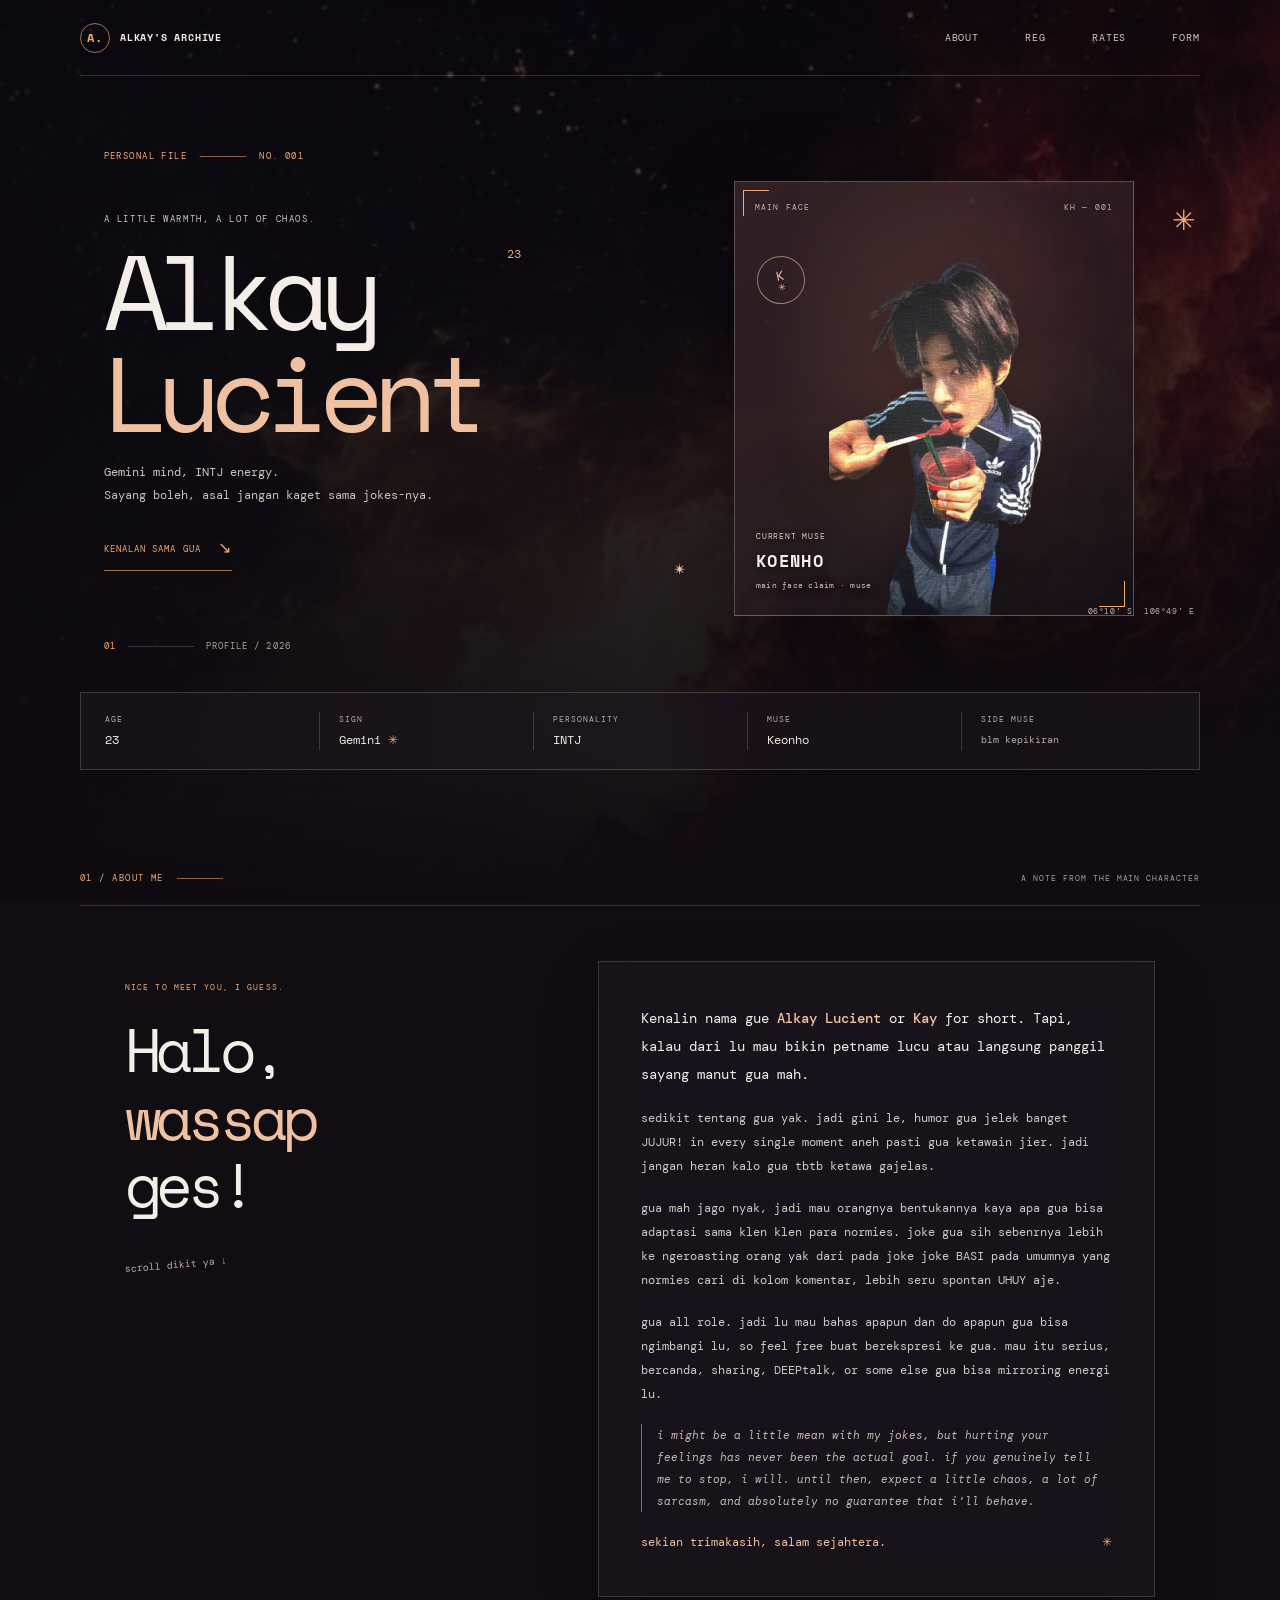
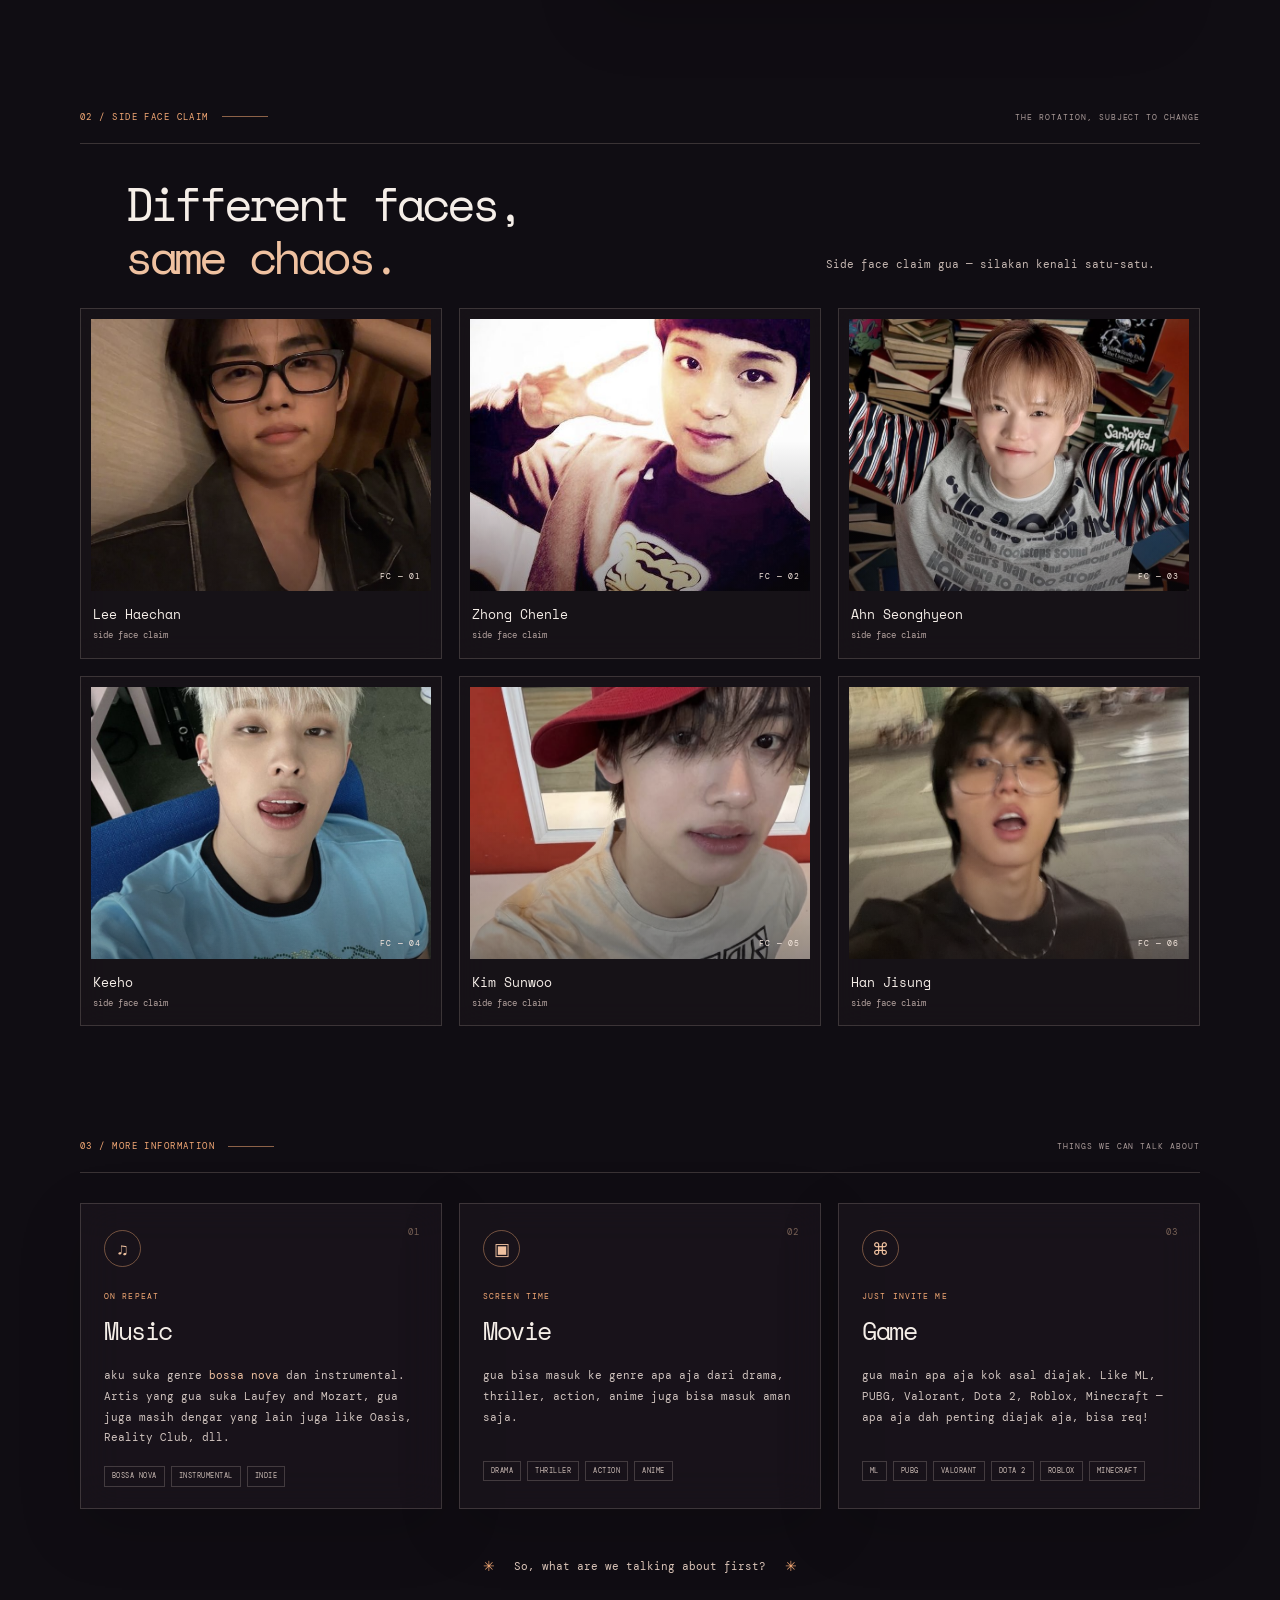
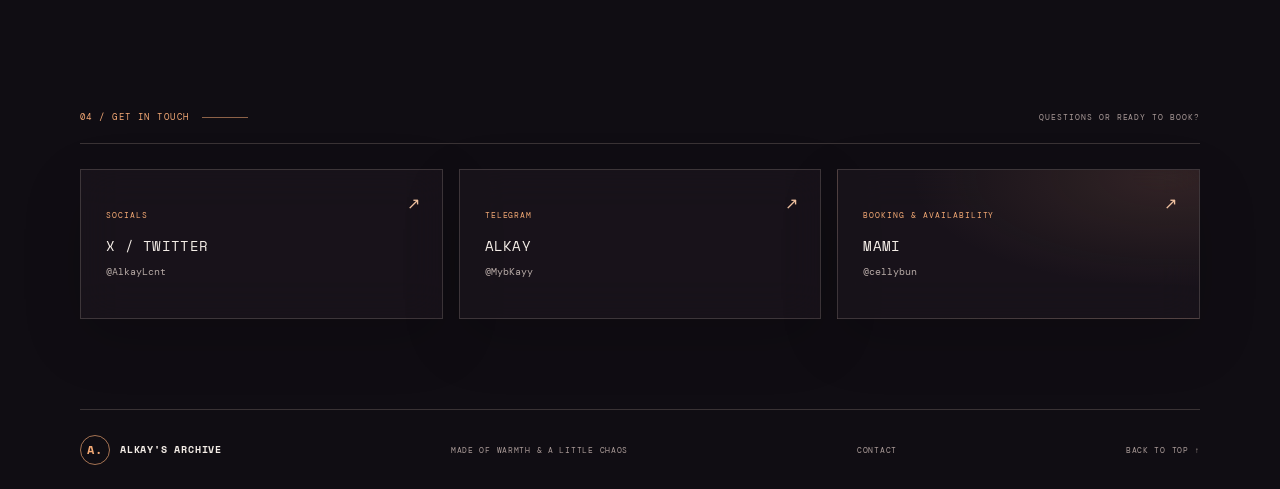
<file: index.html>
<!DOCTYPE html>
<html lang="id">
<head>
    <meta charset="UTF-8">
    <meta name="viewport" content="width=device-width, initial-scale=1.0">
    <meta name="theme-color" content="#100d13">
    <meta name="description" content="Kenalan dengan Alkay Lucient: Gemini, INTJ, dan sedikit chaos.">
    <title>Alkay Lucient — profile archive</title>
    <link rel="preconnect" href="https://fonts.googleapis.com">
    <link rel="preconnect" href="https://fonts.gstatic.com" crossorigin>
    <link href="https://fonts.googleapis.com/css2?family=DM+Mono:wght@400;500&family=Space+Mono:wght@400;700&display=swap" rel="stylesheet">
    <link rel="stylesheet" href="index.css">
</head>
<body>
    <div class="page-shell">
        <header class="site-header">
            <a class="wordmark" href="#home" aria-label="Alkay profile home">
                <span class="wordmark-mark">A.</span>
                <span>ALKAY'S ARCHIVE</span>
            </a>
            <nav class="site-nav" aria-label="Main navigation">
                <a href="#about">ABOUT</a>
                <a href="reg.html">REG</a>
                <a href="rates.html">RATES</a>
                <a href="form.html">FORM</a>
            </nav>
        </header>

        <main>
            <section class="hero section-wrap" id="home">
                <div class="hero-copy">
                    <p class="eyebrow"><span>PERSONAL FILE</span><span class="eyebrow-line"></span><span>NO. 001</span></p>
                    <p class="hero-kicker">A LITTLE WARMTH, A LOT OF CHAOS.</p>
                    <h1>Alkay<br><span>Lucient</span><sup>23</sup></h1>
                    <p class="hero-summary">Gemini mind, INTJ energy.<br>Sayang boleh, asal jangan kaget sama jokes-nya.</p>
                    <a class="text-link" href="#about">KENALAN SAMA GUA <span aria-hidden="true">↘</span></a>
                    <div class="hero-index"><span>01</span><span class="index-rule"></span><span>PROFILE / 2026</span></div>
                </div>

                <div class="hero-visual">
                    <div class="visual-frame">
                        <div class="visual-topline"><span>MAIN FACE</span><span>KH — 001</span></div>
                        <img class="main-face" src="images/koenho.png" alt="Koenho, main face claim Alkay">
                        <div class="visual-stamp" aria-hidden="true">K<br><span>✳</span></div>
                        <div class="visual-caption">
                            <span class="caption-label">CURRENT MUSE</span>
                            <strong>KOENHO</strong>
                            <span class="caption-note">main face claim · muse</span>
                        </div>
                    </div>
                    <span class="visual-spark spark-one" aria-hidden="true">✳</span>
                    <span class="visual-spark spark-two" aria-hidden="true">✴</span>
                    <span class="visual-coordinate">06°10' S&nbsp; 106°49' E</span>
                </div>

                <div class="hero-meta" aria-label="Profile highlights">
                    <div><span>AGE</span><strong>23</strong></div>
                    <div><span>SIGN</span><strong>Gemini <i>✳</i></strong></div>
                    <div><span>PERSONALITY</span><strong>INTJ</strong></div>
                    <div><span>MUSE</span><strong>Keonho</strong></div>
                    <div><span>SIDE MUSE</span><strong class="muted-value">blm kepikiran</strong></div>
                </div>
            </section>

            <section class="about section-wrap section-block" id="about">
                <div class="section-heading">
                    <p class="eyebrow"><span>01 / ABOUT ME</span><span class="eyebrow-line"></span></p>
                    <span class="section-aside">A NOTE FROM THE MAIN CHARACTER</span>
                </div>
                <div class="about-layout">
                    <div class="about-title">
                        <span class="tiny-label">NICE TO MEET YOU, I GUESS.</span>
                        <h2>Halo,<br><em>wassap</em><br>ges!</h2>
                        <span class="hand-note">scroll dikit ya ↓</span>
                    </div>
                    <div class="about-copy glass-panel">
                        <p class="intro-line">Kenalin nama gue <strong>Alkay Lucient</strong> or <strong>Kay</strong> for short. Tapi, kalau dari lu mau bikin petname lucu atau langsung panggil sayang manut gua mah.</p>
                        <p>sedikit tentang gua yak. jadi gini le, humor gua jelek banget JUJUR! in every single moment aneh pasti gua ketawain jier. jadi jangan heran kalo gua tbtb ketawa gajelas.</p>
                        <p>gua mah jago nyak, jadi mau orangnya bentukannya kaya apa gua bisa adaptasi sama klen klen para normies. joke gua sih sebenrnya lebih ke ngeroasting orang yak dari pada joke joke BASI pada umumnya yang normies cari di kolom komentar, lebih seru spontan UHUY aje.</p>
                        <p>gua all role. jadi lu mau bahas apapun dan do apapun gua bisa ngimbangi lu, so feel free buat berekspresi ke gua. mau itu serius, bercanda, sharing, DEEPtalk, or some else gua bisa mirroring energi lu.</p>
                        <p class="english-note">i might be a little mean with my jokes, but hurting your feelings has never been the actual goal. if you genuinely tell me to stop, i will. until then, expect a little chaos, a lot of sarcasm, and absolutely no guarantee that i'll behave.</p>
                        <p class="sign-off">sekian trimakasih, salam sejahtera. <span aria-hidden="true">✳</span></p>
                    </div>
                </div>
            </section>

            <section class="faces section-wrap section-block" id="faces">
                <div class="section-heading">
                    <p class="eyebrow"><span>02 / SIDE FACE CLAIM</span><span class="eyebrow-line"></span></p>
                    <span class="section-aside">THE ROTATION, SUBJECT TO CHANGE</span>
                </div>
                <div class="faces-intro">
                    <h2>Different faces,<br><em>same chaos.</em></h2>
                    <p>Side face claim gua — silakan kenali satu-satu.</p>
                </div>
                <div class="face-grid">
                    <article class="face-card">
                        <div class="face-image"><img src="images/faceclaim1.jpg" alt="Lee Haechan face claim" loading="lazy"><span>FC — 01</span></div>
                        <h3>Lee Haechan</h3><p>side face claim</p>
                    </article>
                    <article class="face-card">
                        <div class="face-image"><img src="images/faceclaim2.jpg" alt="Zhong Chenle face claim" loading="lazy"><span>FC — 02</span></div>
                        <h3>Zhong Chenle</h3><p>side face claim</p>
                    </article>
                    <article class="face-card">
                        <div class="face-image"><img src="images/faceclaim3.jpg" alt="Ahn Seonghyeon face claim" loading="lazy"><span>FC — 03</span></div>
                        <h3>Ahn Seonghyeon</h3><p>side face claim</p>
                    </article>
                    <article class="face-card">
                        <div class="face-image"><img src="images/faceclaim4.jpg" alt="Keeho face claim" loading="lazy"><span>FC — 04</span></div>
                        <h3>Keeho</h3><p>side face claim</p>
                    </article>
                    <article class="face-card">
                        <div class="face-image"><img src="images/faceclaim5.jpg" alt="Kim Sunwoo face claim" loading="lazy"><span>FC — 05</span></div>
                        <h3>Kim Sunwoo</h3><p>side face claim</p>
                    </article>
                    <article class="face-card">
                        <div class="face-image"><img src="images/faceclaim6.jpg" alt="Han Jisung face claim" loading="lazy"><span>FC — 06</span></div>
                        <h3>Han Jisung</h3><p>side face claim</p>
                    </article>
                </div>
            </section>

            <section class="more section-wrap section-block" id="more">
                <div class="section-heading">
                    <p class="eyebrow"><span>03 / MORE INFORMATION</span><span class="eyebrow-line"></span></p>
                    <span class="section-aside">THINGS WE CAN TALK ABOUT</span>
                </div>
                <div class="more-grid">
                    <article class="info-card glass-panel">
                        <span class="info-number">01</span><span class="info-icon" aria-hidden="true">♫</span>
                        <p class="tiny-label">ON REPEAT</p><h3>Music</h3>
                        <p>aku suka genre <em>bossa nova</em> dan instrumental. Artis yang gua suka Laufey and Mozart, gua juga masih dengar yang lain juga like Oasis, Reality Club, dll.</p>
                        <div class="tag-list"><span>BOSSA NOVA</span><span>INSTRUMENTAL</span><span>INDIE</span></div>
                    </article>
                    <article class="info-card glass-panel">
                        <span class="info-number">02</span><span class="info-icon" aria-hidden="true">▣</span>
                        <p class="tiny-label">SCREEN TIME</p><h3>Movie</h3>
                        <p>gua bisa masuk ke genre apa aja dari drama, thriller, action, anime juga bisa masuk aman saja.</p>
                        <div class="tag-list"><span>DRAMA</span><span>THRILLER</span><span>ACTION</span><span>ANIME</span></div>
                    </article>
                    <article class="info-card glass-panel">
                        <span class="info-number">03</span><span class="info-icon" aria-hidden="true">⌘</span>
                        <p class="tiny-label">JUST INVITE ME</p><h3>Game</h3>
                        <p>gua main apa aja kok asal diajak. Like ML, PUBG, Valorant, Dota 2, Roblox, Minecraft — apa aja dah penting diajak aja, bisa req!</p>
                        <div class="tag-list"><span>ML</span><span>PUBG</span><span>VALORANT</span><span>DOTA 2</span><span>ROBLOX</span><span>MINECRAFT</span></div>
                    </article>
                </div>
                <div class="closing-note"><span class="closing-star">✳</span><p>So, what are we talking about first?</p><span class="closing-star">✳</span></div>
            </section>

            <section class="contact section-wrap section-block" id="contact">
                <div class="section-heading">
                    <p class="eyebrow"><span>04 / GET IN TOUCH</span><span class="eyebrow-line"></span></p>
                    <span class="section-aside">QUESTIONS OR READY TO BOOK?</span>
                </div>
                <div class="contact-grid">
                    <a class="contact-card glass-panel" href="https://x.com/AlkayLcnt" target="_blank" rel="noopener noreferrer">
                        <span class="contact-label">SOCIALS</span>
                        <strong>X / TWITTER</strong>
                        <span class="contact-handle">@AlkayLcnt</span>
                        <span class="contact-arrow" aria-hidden="true">↗</span>
                    </a>
                    <a class="contact-card glass-panel" href="https://t.me/MybKayy" target="_blank" rel="noopener noreferrer">
                        <span class="contact-label">TELEGRAM</span>
                        <strong>ALKAY</strong>
                        <span class="contact-handle">@MybKayy</span>
                        <span class="contact-arrow" aria-hidden="true">↗</span>
                    </a>
                    <a class="contact-card contact-manager glass-panel" href="https://t.me/cellybun" target="_blank" rel="noopener noreferrer">
                        <span class="contact-label">BOOKING &amp; AVAILABILITY</span>
                        <strong>MAMI</strong>
                        <span class="contact-handle">@cellybun</span>
                        <span class="contact-arrow" aria-hidden="true">↗</span>
                    </a>
                </div>
            </section>
        </main>

        <footer class="site-footer section-wrap">
            <a class="wordmark" href="#home"><span class="wordmark-mark">A.</span><span>ALKAY'S ARCHIVE</span></a>
            <span>MADE OF WARMTH &amp; A LITTLE CHAOS</span>
            <a href="#contact">CONTACT</a>
            <a href="#home">BACK TO TOP ↑</a>
        </footer>
    </div>
</body>
</html>
</file>
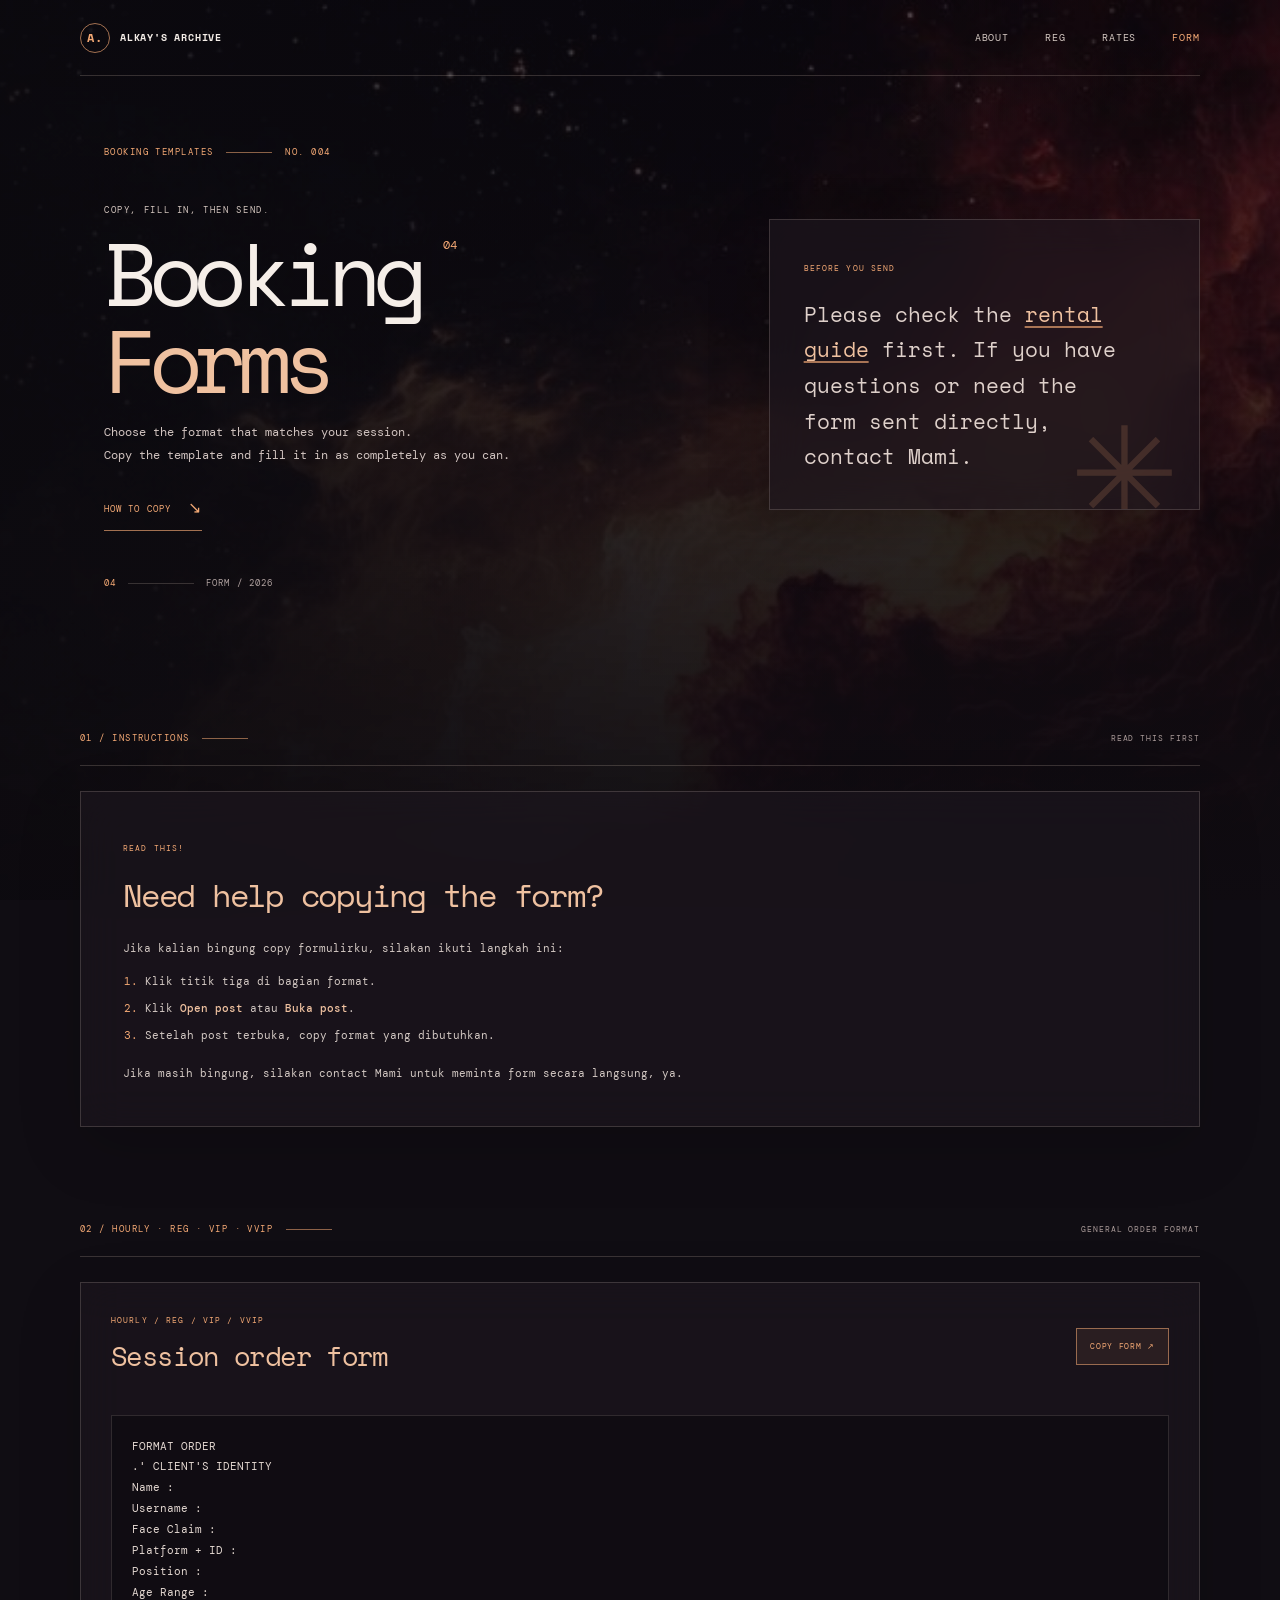
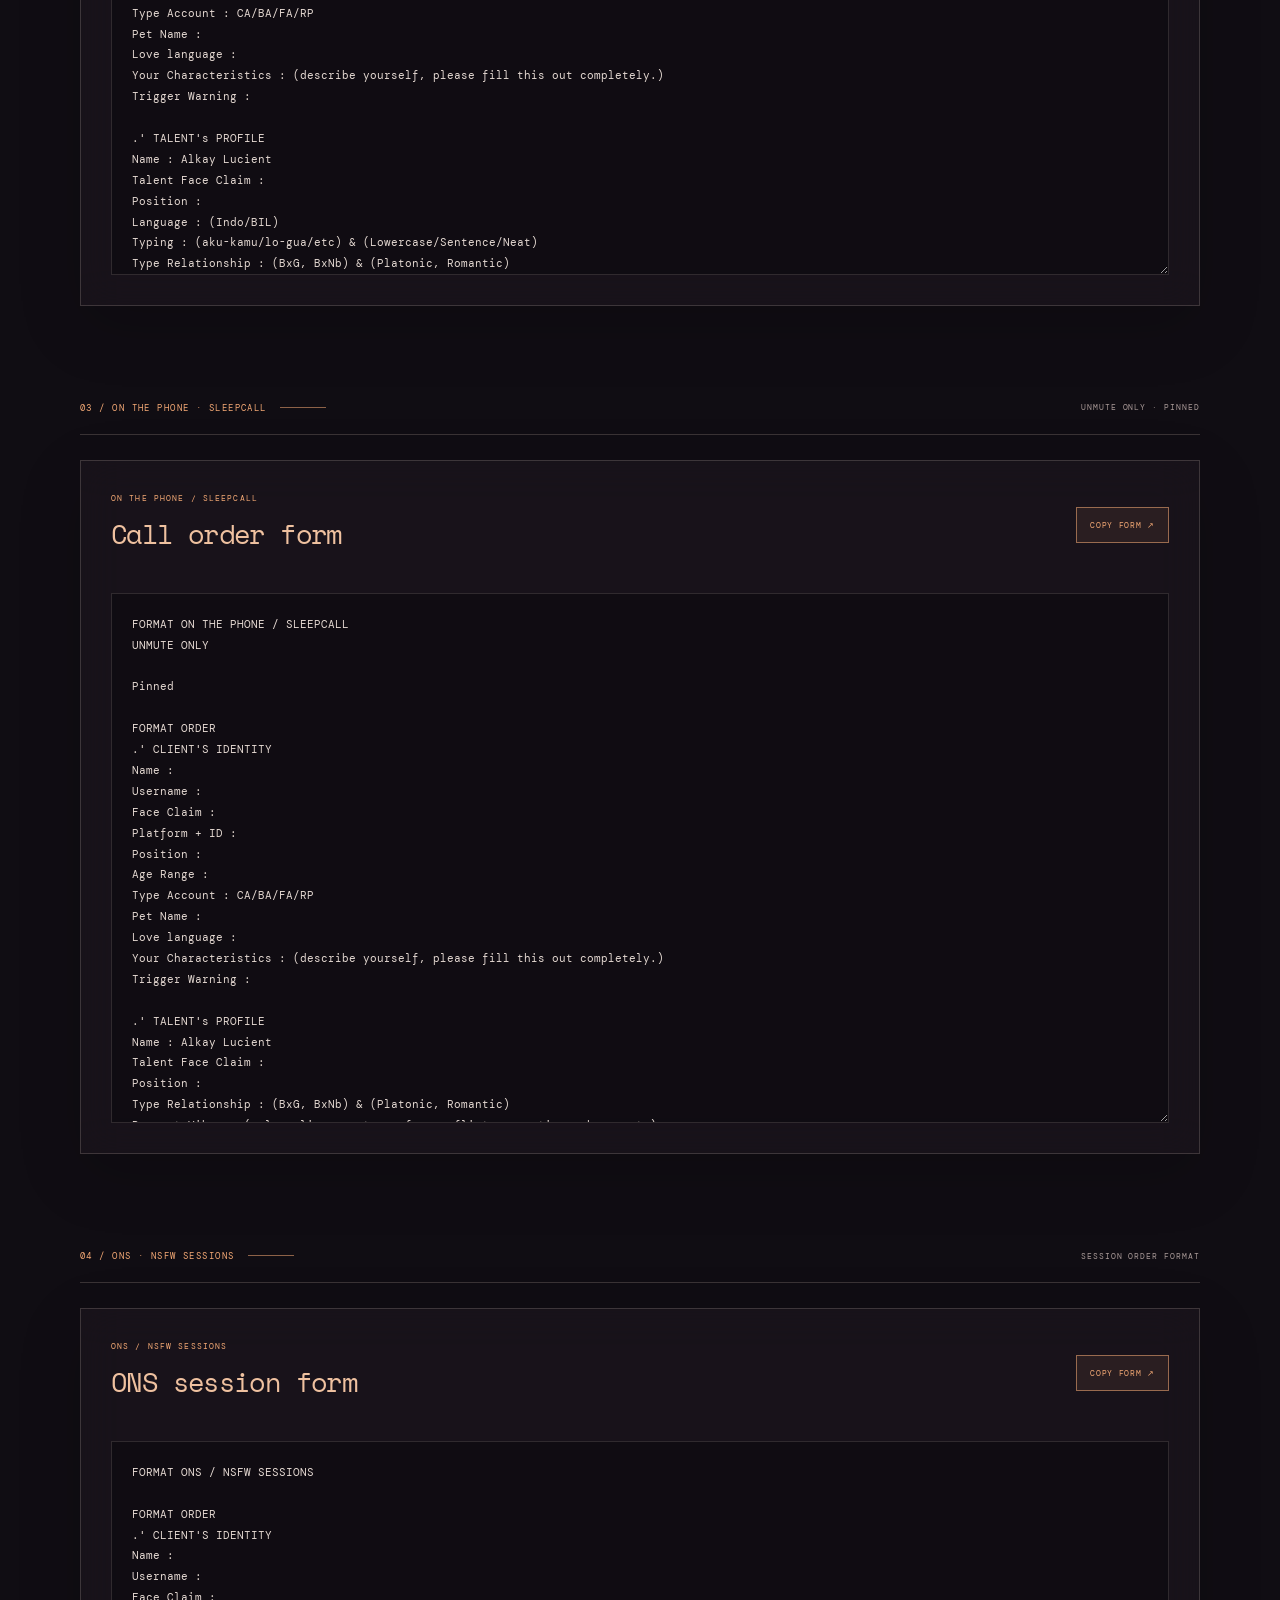
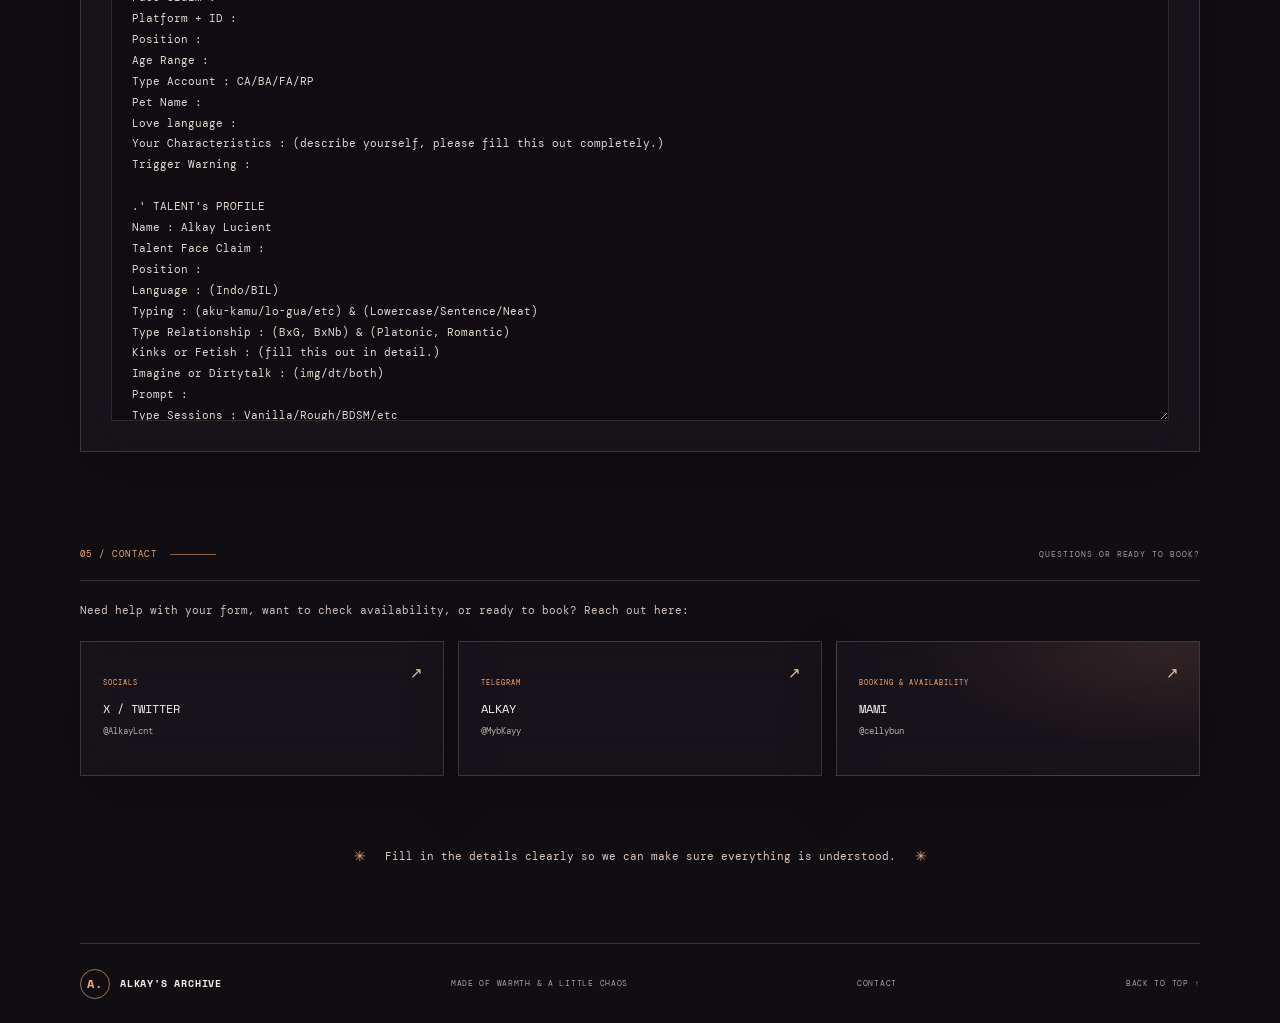
<file: form.html>
<!DOCTYPE html>
<html lang="en">
<head>
    <meta charset="UTF-8">
    <meta name="viewport" content="width=device-width, initial-scale=1.0">
    <meta name="theme-color" content="#100d13">
    <meta name="description" content="Booking form templates and instructions for copying and sending your form.">
    <title>Booking Forms — Alkay's Archive</title>
    <link rel="preconnect" href="https://fonts.googleapis.com">
    <link rel="preconnect" href="https://fonts.gstatic.com" crossorigin>
    <link href="https://fonts.googleapis.com/css2?family=DM+Mono:wght@400;500&family=Space+Mono:wght@400;700&display=swap" rel="stylesheet">
    <link rel="stylesheet" href="form.css">
</head>
<body>
    <div class="page-shell">
        <header class="site-header">
            <a class="wordmark" href="index.html" aria-label="Alkay profile home">
                <span class="wordmark-mark">A.</span>
                <span>ALKAY'S ARCHIVE</span>
            </a>
            <nav class="site-nav" aria-label="Main navigation">
                <a href="index.html#about">ABOUT</a>
                <a href="reg.html">REG</a>
                <a href="rates.html">RATES</a>
                <a href="form.html" aria-current="page">FORM</a>
            </nav>
        </header>

        <main>
            <section class="form-hero section-wrap" id="top">
                <div class="hero-copy">
                    <p class="eyebrow"><span>BOOKING TEMPLATES</span><span class="eyebrow-line"></span><span>NO. 004</span></p>
                    <p class="hero-kicker">COPY, FILL IN, THEN SEND.</p>
                    <h1>Booking<br><span>Forms</span><sup>04</sup></h1>
                    <p class="hero-summary">Choose the format that matches your session.<br>Copy the template and fill it in as completely as you can.</p>
                    <a class="text-link" href="#instructions">HOW TO COPY <span aria-hidden="true">↘</span></a>
                    <div class="hero-index"><span>04</span><span class="index-rule"></span><span>FORM / 2026</span></div>
                </div>
                <aside class="form-note glass-panel">
                    <span class="tiny-label">BEFORE YOU SEND</span>
                    <p>Please check the <a href="reg.html">rental guide</a> first. If you have questions or need the form sent directly, contact Mami.</p>
                    <span class="note-mark" aria-hidden="true">✳</span>
                </aside>
            </section>

            <section class="section-wrap section-block" id="instructions">
                <div class="section-heading">
                    <p class="eyebrow"><span>01 / INSTRUCTIONS</span><span class="eyebrow-line"></span></p>
                    <span class="section-aside">READ THIS FIRST</span>
                </div>
                <div class="instruction-panel glass-panel">
                    <span class="tiny-label">READ THIS!</span>
                    <h2>Need help copying the form?</h2>
                    <p>Jika kalian bingung copy formulirku, silakan ikuti langkah ini:</p>
                    <ol>
                        <li>Klik titik tiga di bagian format.</li>
                        <li>Klik <strong>Open post</strong> atau <strong>Buka post</strong>.</li>
                        <li>Setelah post terbuka, copy format yang dibutuhkan.</li>
                    </ol>
                    <p>Jika masih bingung, silakan contact Mami untuk meminta form secara langsung, ya.</p>
                </div>
            </section>

            <section class="section-wrap section-block" id="hourly">
                <div class="section-heading">
                    <p class="eyebrow"><span>02 / HOURLY · REG · VIP · VVIP</span><span class="eyebrow-line"></span></p>
                    <span class="section-aside">GENERAL ORDER FORMAT</span>
                </div>
                <article class="template-card glass-panel">
                    <div class="template-heading">
                        <div>
                            <p class="tiny-label">HOURLY / REG / VIP / VVIP</p>
                            <h2>Session order form</h2>
                        </div>
                        <button class="copy-button" type="button" data-copy="hourly-template">COPY FORM <span aria-hidden="true">↗</span></button>
                    </div>
                    <p class="copy-status" aria-live="polite"></p>
                    <textarea id="hourly-template" class="form-template" aria-label="Hourly, regular, VIP, and VVIP order form" readonly spellcheck="false">FORMAT ORDER
.' CLIENT'S IDENTITY
Name :
Username :
Face Claim :
Platform + ID :
Position :
Age Range :
Type Account : CA/BA/FA/RP
Pet Name :
Love language :
Your Characteristics : (describe yourself, please fill this out completely.)
Trigger Warning :

.' TALENT's PROFILE
Name : Alkay Lucient
Talent Face Claim :
Position :
Language : (Indo/BIL)
Typing : (aku-kamu/lo-gua/etc) &amp; (Lowercase/Sentence/Neat)
Type Relationship : (BxG, BxNb) &amp; (Platonic, Romantic)
Relationship Dream : (fill this out in detail.)
Should Do :
Shouldn't Do :

.' RENTAL INFORMATION
Package : (Hourly/Reg/VIP/VVIP)
Rent Duration :
Start Rent : (Day, Date, Time)
Additional Request :
From Menfess :
Closingan : Yes With Manager
Payment : Qris
Note for Talent :</textarea>
                </article>
            </section>

            <section class="section-wrap section-block" id="phone">
                <div class="section-heading">
                    <p class="eyebrow"><span>03 / ON THE PHONE · SLEEPCALL</span><span class="eyebrow-line"></span></p>
                    <span class="section-aside">UNMUTE ONLY · PINNED</span>
                </div>
                <article class="template-card glass-panel">
                    <div class="template-heading">
                        <div>
                            <p class="tiny-label">ON THE PHONE / SLEEPCALL</p>
                            <h2>Call order form</h2>
                        </div>
                        <button class="copy-button" type="button" data-copy="phone-template">COPY FORM <span aria-hidden="true">↗</span></button>
                    </div>
                    <p class="copy-status" aria-live="polite"></p>
                    <textarea id="phone-template" class="form-template" aria-label="On the phone and sleepcall order form" readonly spellcheck="false">FORMAT ON THE PHONE / SLEEPCALL
UNMUTE ONLY

Pinned

FORMAT ORDER
.' CLIENT'S IDENTITY
Name :
Username :
Face Claim :
Platform + ID :
Position :
Age Range :
Type Account : CA/BA/FA/RP
Pet Name :
Love language :
Your Characteristics : (describe yourself, please fill this out completely.)
Trigger Warning :

.' TALENT's PROFILE
Name : Alkay Lucient
Talent Face Claim :
Position :
Type Relationship : (BxG, BxNb) &amp; (Platonic, Romantic)
Request Vibes : (calm, clingy, mature, funny, flirty, roasting, chaos, etc)
Topics You're Into :
Topics You'd Rather Avoid :
Relationship Dream : (fill this out in detail.)
Should Do :
Shouldn't Do :

.' RENTAL INFORMATION
Package : OTP ONLY
Rent Duration :
Start Rent : (Day, Date, Time)
Additional Request :
From Menfess :
Closingan : Yes With Manager
Payment : Qris
Note for Talent :</textarea>
                </article>
            </section>

            <section class="section-wrap section-block" id="ons">
                <div class="section-heading">
                    <p class="eyebrow"><span>04 / ONS · NSFW SESSIONS</span><span class="eyebrow-line"></span></p>
                    <span class="section-aside">SESSION ORDER FORMAT</span>
                </div>
                <article class="template-card glass-panel">
                    <div class="template-heading">
                        <div>
                            <p class="tiny-label">ONS / NSFW SESSIONS</p>
                            <h2>ONS session form</h2>
                        </div>
                        <button class="copy-button" type="button" data-copy="ons-template">COPY FORM <span aria-hidden="true">↗</span></button>
                    </div>
                    <p class="copy-status" aria-live="polite"></p>
                    <textarea id="ons-template" class="form-template" aria-label="ONS and NSFW session order form" readonly spellcheck="false">FORMAT ONS / NSFW SESSIONS

FORMAT ORDER
.' CLIENT'S IDENTITY
Name :
Username :
Face Claim :
Platform + ID :
Position :
Age Range :
Type Account : CA/BA/FA/RP
Pet Name :
Love language :
Your Characteristics : (describe yourself, please fill this out completely.)
Trigger Warning :

.' TALENT's PROFILE
Name : Alkay Lucient
Talent Face Claim :
Position :
Language : (Indo/BIL)
Typing : (aku-kamu/lo-gua/etc) &amp; (Lowercase/Sentence/Neat)
Type Relationship : (BxG, BxNb) &amp; (Platonic, Romantic)
Kinks or Fetish : (fill this out in detail.)
Imagine or Dirtytalk : (img/dt/both)
Prompt :
Type Sessions : Vanilla/Rough/BDSM/etc
Service : Frontal/Non-Frontal
Sessions Dream : (fill this out in detail.)
Use Gifs/Pict/Sticker/Video : Yes/No
Should Do :
Shouldn't Do :

.' RENTAL INFORMATION
Package : ONS/NSFW SESS
Rent Duration :
Start Rent : (Day, Date, Time)
Additional Request :
From Menfess :
Closingan : Yes With Manager
Payment : Qris
Note for Talent :</textarea>
                </article>
            </section>

            <section class="form-contact section-wrap section-block" id="contact">
                <div class="section-heading">
                    <p class="eyebrow"><span>05 / CONTACT</span><span class="eyebrow-line"></span></p>
                    <span class="section-aside">QUESTIONS OR READY TO BOOK?</span>
                </div>
                <p class="form-contact-intro">Need help with your form, want to check availability, or ready to book? Reach out here:</p>
                <div class="form-contact-grid">
                    <a class="form-contact-card glass-panel" href="https://x.com/AlkayLcnt" target="_blank" rel="noopener noreferrer">
                        <span class="tiny-label">SOCIALS</span>
                        <strong>X / TWITTER</strong>
                        <span>@AlkayLcnt</span>
                        <span class="form-contact-arrow" aria-hidden="true">↗</span>
                    </a>
                    <a class="form-contact-card glass-panel" href="https://t.me/MybKayy" target="_blank" rel="noopener noreferrer">
                        <span class="tiny-label">TELEGRAM</span>
                        <strong>ALKAY</strong>
                        <span>@MybKayy</span>
                        <span class="form-contact-arrow" aria-hidden="true">↗</span>
                    </a>
                    <a class="form-contact-card form-contact-manager glass-panel" href="https://t.me/cellybun" target="_blank" rel="noopener noreferrer">
                        <span class="tiny-label">BOOKING &amp; AVAILABILITY</span>
                        <strong>MAMI</strong>
                        <span>@cellybun</span>
                        <span class="form-contact-arrow" aria-hidden="true">↗</span>
                    </a>
                </div>
            </section>

            <div class="closing-note section-wrap">
                <span class="closing-star" aria-hidden="true">✳</span>
                <p>Fill in the details clearly so we can make sure everything is understood.</p>
                <span class="closing-star" aria-hidden="true">✳</span>
            </div>
        </main>

        <footer class="site-footer section-wrap">
            <a class="wordmark" href="index.html"><span class="wordmark-mark">A.</span><span>ALKAY'S ARCHIVE</span></a>
            <span>MADE OF WARMTH &amp; A LITTLE CHAOS</span>
            <a href="index.html#contact">CONTACT</a>
            <a href="#top">BACK TO TOP ↑</a>
        </footer>
    </div>
    <script>
        document.querySelectorAll(".copy-button").forEach((button) => {
            button.addEventListener("click", async () => {
                const template = document.getElementById(button.dataset.copy);
                const status = button.closest(".template-card").querySelector(".copy-status");

                if (!(template instanceof HTMLTextAreaElement)) {
                    status.textContent = "Could not find this form. Please reload the page and try again.";
                    return;
                }

                try {
                    if (!navigator.clipboard || !window.isSecureContext) {
                        throw new Error("Clipboard API is unavailable.");
                    }
                    await navigator.clipboard.writeText(template.value);
                } catch {
                    template.focus();
                    template.select();
                    if (!document.execCommand("copy")) {
                        status.textContent = "Copy failed. Select the form text and copy it manually.";
                        return;
                    }
                }

                status.textContent = "Form copied. You can paste it into your order message.";
            });
        });
    </script>
</body>
</html>
</file>
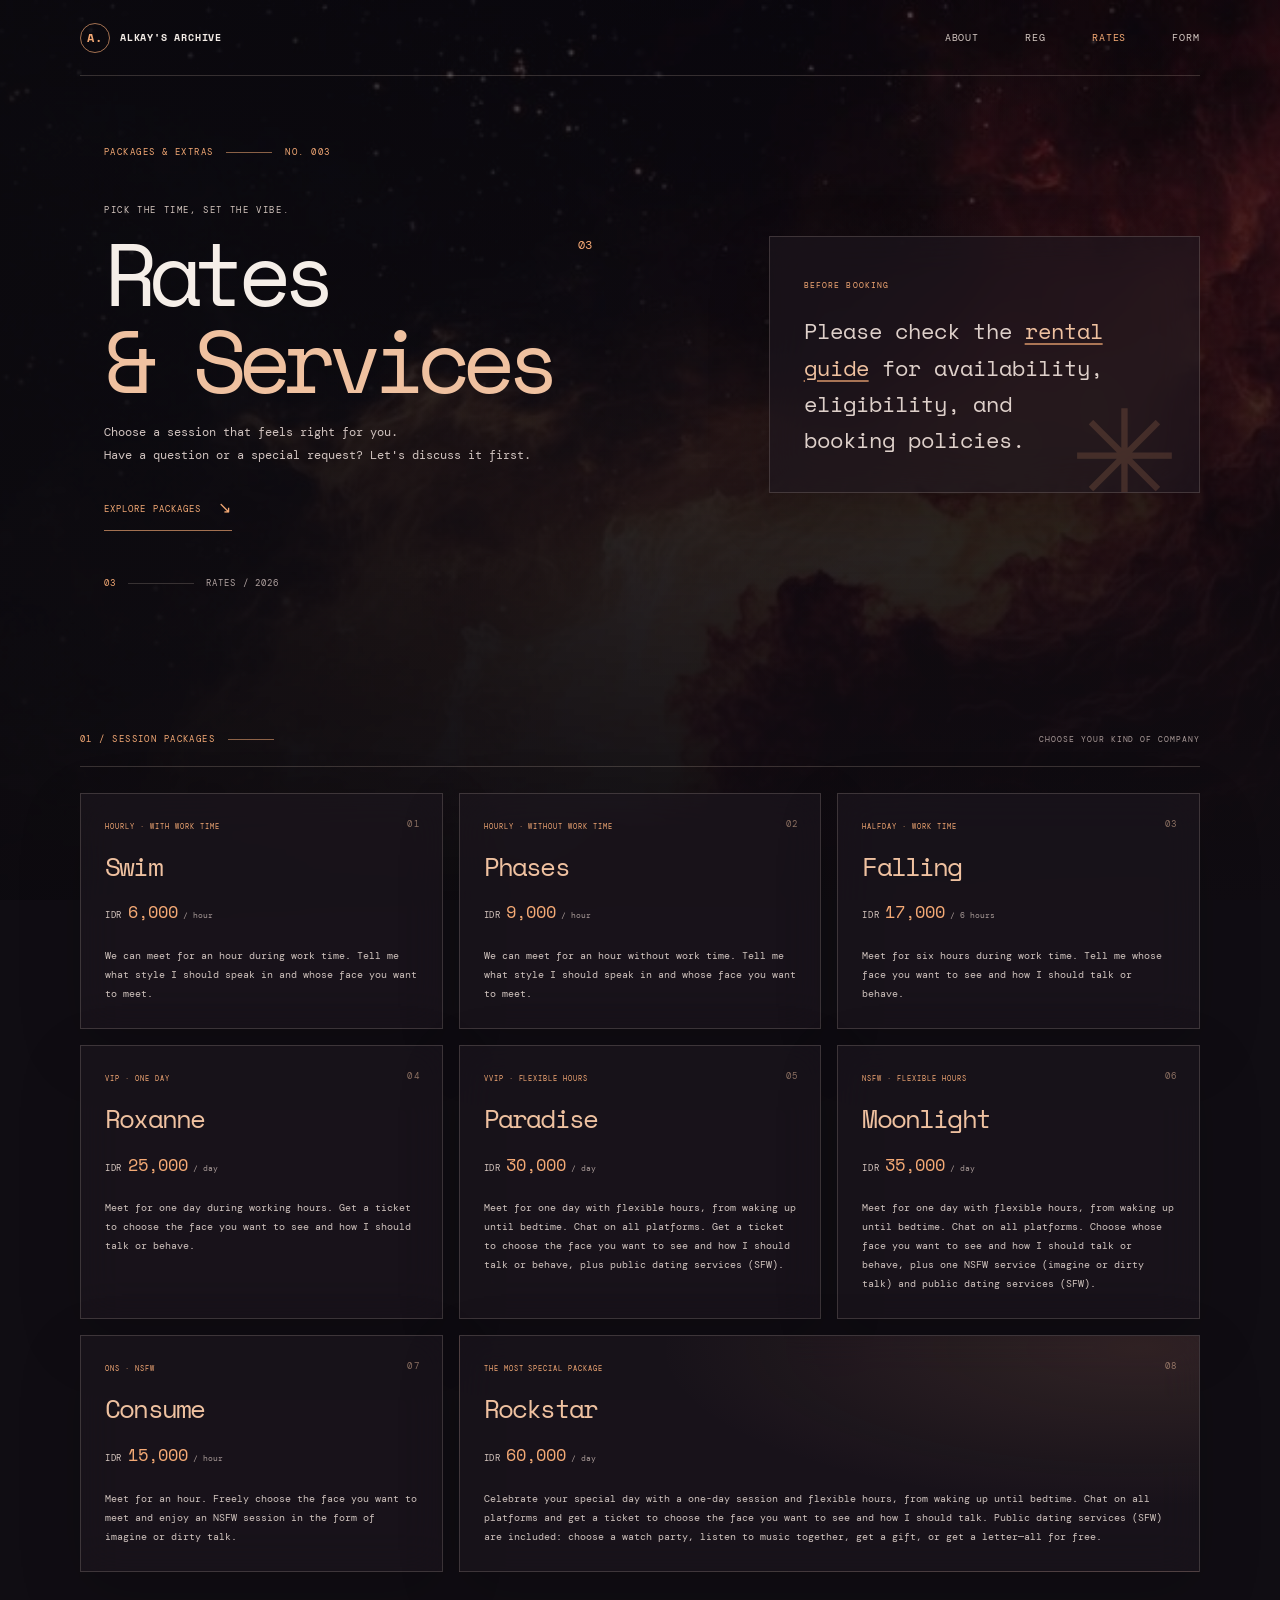
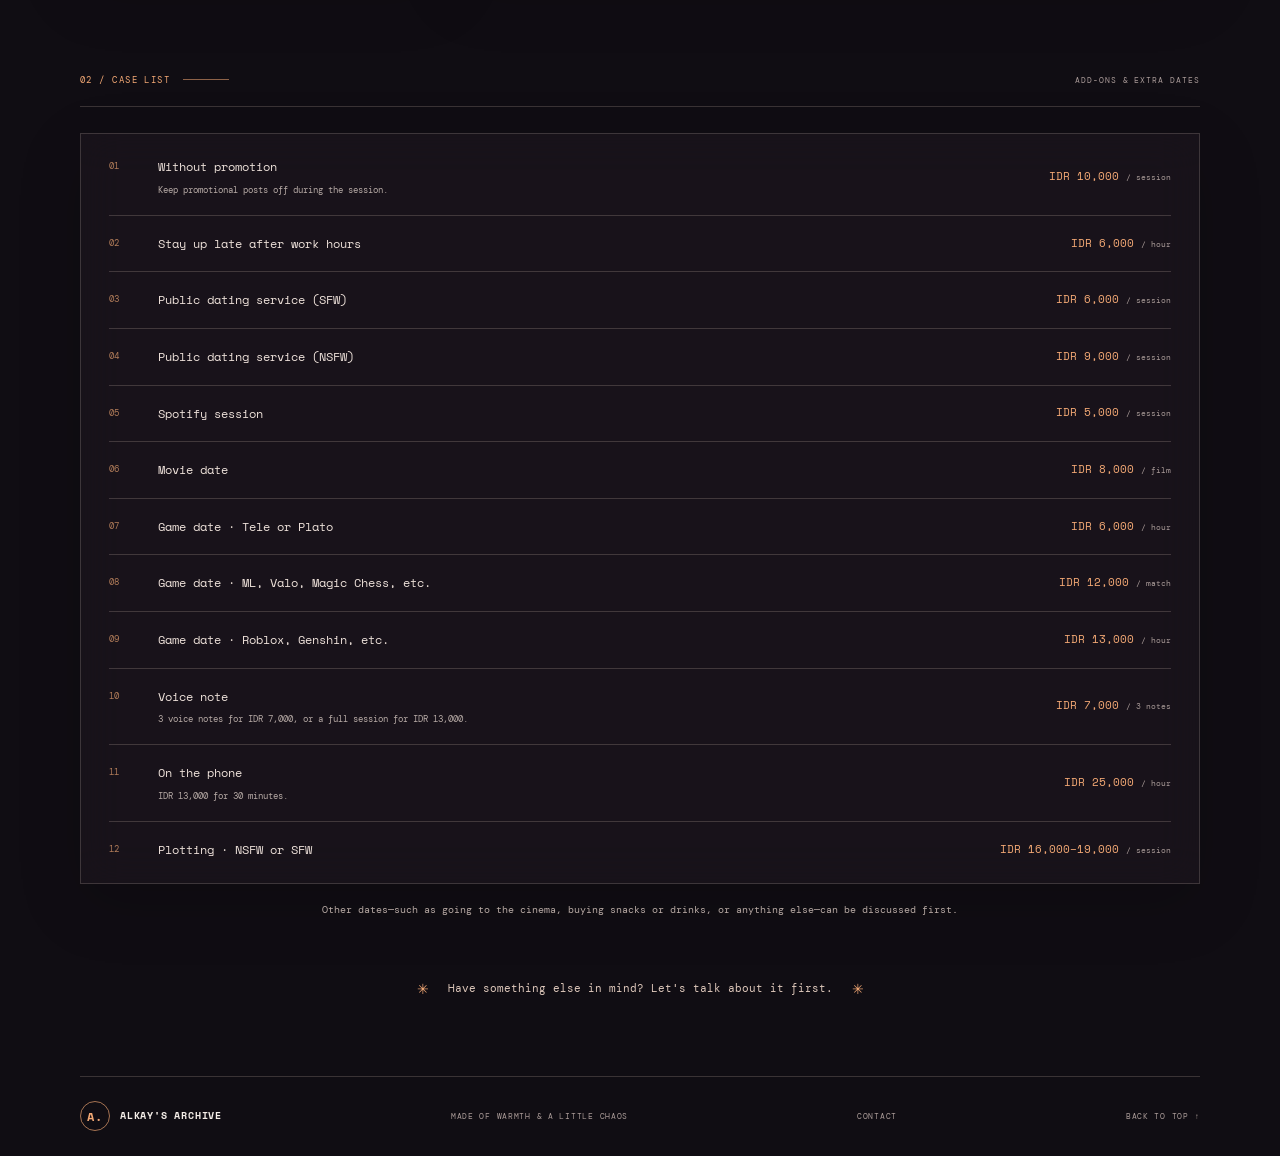
<file: rates.html>
<!DOCTYPE html>
<html lang="en">
<head>
    <meta charset="UTF-8">
    <meta name="viewport" content="width=device-width, initial-scale=1.0">
    <meta name="theme-color" content="#100d13">
    <meta name="description" content="Virtual session packages, add-ons, and rates.">
    <title>Rates — Alkay's Archive</title>
    <link rel="preconnect" href="https://fonts.googleapis.com">
    <link rel="preconnect" href="https://fonts.gstatic.com" crossorigin>
    <link href="https://fonts.googleapis.com/css2?family=DM+Mono:wght@400;500&family=Space+Mono:wght@400;700&display=swap" rel="stylesheet">
    <link rel="stylesheet" href="rates.css">
</head>
<body>
    <div class="page-shell">
        <header class="site-header">
            <a class="wordmark" href="index.html" aria-label="Alkay profile home">
                <span class="wordmark-mark">A.</span>
                <span>ALKAY'S ARCHIVE</span>
            </a>
            <nav class="site-nav" aria-label="Main navigation">
                <a href="index.html#about">ABOUT</a>
                <a href="reg.html">REG</a>
                <a href="rates.html" aria-current="page">RATES</a>
                <a href="form.html">FORM</a>
            </nav>
        </header>

        <main>
            <section class="rates-hero section-wrap" id="top">
                <div class="hero-copy">
                    <p class="eyebrow"><span>PACKAGES &amp; EXTRAS</span><span class="eyebrow-line"></span><span>NO. 003</span></p>
                    <p class="hero-kicker">PICK THE TIME, SET THE VIBE.</p>
                    <h1>Rates<br><span>&amp; Services</span><sup>03</sup></h1>
                    <p class="hero-summary">Choose a session that feels right for you.<br>Have a question or a special request? Let's discuss it first.</p>
                    <a class="text-link" href="#packages">EXPLORE PACKAGES <span aria-hidden="true">↘</span></a>
                    <div class="hero-index"><span>03</span><span class="index-rule"></span><span>RATES / 2026</span></div>
                </div>
                <aside class="rates-note glass-panel">
                    <span class="tiny-label">BEFORE BOOKING</span>
                    <p>Please check the <a href="reg.html">rental guide</a> for availability, eligibility, and booking policies.</p>
                    <span class="note-mark" aria-hidden="true">✳</span>
                </aside>
            </section>

            <section class="rates-section section-wrap section-block" id="packages">
                <div class="section-heading">
                    <p class="eyebrow"><span>01 / SESSION PACKAGES</span><span class="eyebrow-line"></span></p>
                    <span class="section-aside">CHOOSE YOUR KIND OF COMPANY</span>
                </div>
                <div class="package-grid">
                    <article class="package-card glass-panel">
                        <span class="info-number">01</span>
                        <p class="tiny-label">HOURLY · WITH WORK TIME</p>
                        <h2>Swim</h2>
                        <p class="package-price">IDR <strong>6,000</strong><span> / hour</span></p>
                        <p>We can meet for an hour during work time. Tell me what style I should speak in and whose face you want to meet.</p>
                    </article>
                    <article class="package-card glass-panel">
                        <span class="info-number">02</span>
                        <p class="tiny-label">HOURLY · WITHOUT WORK TIME</p>
                        <h2>Phases</h2>
                        <p class="package-price">IDR <strong>9,000</strong><span> / hour</span></p>
                        <p>We can meet for an hour without work time. Tell me what style I should speak in and whose face you want to meet.</p>
                    </article>
                    <article class="package-card glass-panel">
                        <span class="info-number">03</span>
                        <p class="tiny-label">HALFDAY · WORK TIME</p>
                        <h2>Falling</h2>
                        <p class="package-price">IDR <strong>17,000</strong><span> / 6 hours</span></p>
                        <p>Meet for six hours during work time. Tell me whose face you want to see and how I should talk or behave.</p>
                    </article>
                    <article class="package-card glass-panel">
                        <span class="info-number">04</span>
                        <p class="tiny-label">VIP · ONE DAY</p>
                        <h2>Roxanne</h2>
                        <p class="package-price">IDR <strong>25,000</strong><span> / day</span></p>
                        <p>Meet for one day during working hours. Get a ticket to choose the face you want to see and how I should talk or behave.</p>
                    </article>
                    <article class="package-card glass-panel">
                        <span class="info-number">05</span>
                        <p class="tiny-label">VVIP · FLEXIBLE HOURS</p>
                        <h2>Paradise</h2>
                        <p class="package-price">IDR <strong>30,000</strong><span> / day</span></p>
                        <p>Meet for one day with flexible hours, from waking up until bedtime. Chat on all platforms. Get a ticket to choose the face you want to see and how I should talk or behave, plus public dating services (SFW).</p>
                    </article>
                    <article class="package-card glass-panel">
                        <span class="info-number">06</span>
                        <p class="tiny-label">NSFW · FLEXIBLE HOURS</p>
                        <h2>Moonlight</h2>
                        <p class="package-price">IDR <strong>35,000</strong><span> / day</span></p>
                        <p>Meet for one day with flexible hours, from waking up until bedtime. Chat on all platforms. Choose whose face you want to see and how I should talk or behave, plus one NSFW service (imagine or dirty talk) and public dating services (SFW).</p>
                    </article>
                    <article class="package-card glass-panel">
                        <span class="info-number">07</span>
                        <p class="tiny-label">ONS · NSFW</p>
                        <h2>Consume</h2>
                        <p class="package-price">IDR <strong>15,000</strong><span> / hour</span></p>
                        <p>Meet for an hour. Freely choose the face you want to meet and enjoy an NSFW session in the form of imagine or dirty talk.</p>
                    </article>
                    <article class="package-card package-featured glass-panel">
                        <span class="info-number">08</span>
                        <p class="tiny-label">THE MOST SPECIAL PACKAGE</p>
                        <h2>Rockstar</h2>
                        <p class="package-price">IDR <strong>60,000</strong><span> / day</span></p>
                        <p>Celebrate your special day with a one-day session and flexible hours, from waking up until bedtime. Chat on all platforms and get a ticket to choose the face you want to see and how I should talk. Public dating services (SFW) are included: choose a watch party, listen to music together, get a gift, or get a letter—all for free.</p>
                    </article>
                </div>
            </section>

            <section class="rates-section section-wrap section-block" id="case-list">
                <div class="section-heading">
                    <p class="eyebrow"><span>02 / CASE LIST</span><span class="eyebrow-line"></span></p>
                    <span class="section-aside">ADD-ONS &amp; EXTRA DATES</span>
                </div>
                <div class="case-list glass-panel">
                    <article class="case-item"><span class="case-number">01</span><div><h3>Without promotion</h3><p>Keep promotional posts off during the session.</p></div><strong>IDR 10,000 <span>/ session</span></strong></article>
                    <article class="case-item"><span class="case-number">02</span><div><h3>Stay up late after work hours</h3></div><strong>IDR 6,000 <span>/ hour</span></strong></article>
                    <article class="case-item"><span class="case-number">03</span><div><h3>Public dating service (SFW)</h3></div><strong>IDR 6,000 <span>/ session</span></strong></article>
                    <article class="case-item"><span class="case-number">04</span><div><h3>Public dating service (NSFW)</h3></div><strong>IDR 9,000 <span>/ session</span></strong></article>
                    <article class="case-item"><span class="case-number">05</span><div><h3>Spotify session</h3></div><strong>IDR 5,000 <span>/ session</span></strong></article>
                    <article class="case-item"><span class="case-number">06</span><div><h3>Movie date</h3></div><strong>IDR 8,000 <span>/ film</span></strong></article>
                    <article class="case-item"><span class="case-number">07</span><div><h3>Game date · Tele or Plato</h3></div><strong>IDR 6,000 <span>/ hour</span></strong></article>
                    <article class="case-item"><span class="case-number">08</span><div><h3>Game date · ML, Valo, Magic Chess, etc.</h3></div><strong>IDR 12,000 <span>/ match</span></strong></article>
                    <article class="case-item"><span class="case-number">09</span><div><h3>Game date · Roblox, Genshin, etc.</h3></div><strong>IDR 13,000 <span>/ hour</span></strong></article>
                    <article class="case-item"><span class="case-number">10</span><div><h3>Voice note</h3><p>3 voice notes for IDR 7,000, or a full session for IDR 13,000.</p></div><strong>IDR 7,000 <span>/ 3 notes</span></strong></article>
                    <article class="case-item"><span class="case-number">11</span><div><h3>On the phone</h3><p>IDR 13,000 for 30 minutes.</p></div><strong>IDR 25,000 <span>/ hour</span></strong></article>
                    <article class="case-item"><span class="case-number">12</span><div><h3>Plotting · NSFW or SFW</h3></div><strong>IDR 16,000–19,000 <span>/ session</span></strong></article>
                </div>
                <p class="case-note">Other dates—such as going to the cinema, buying snacks or drinks, or anything else—can be discussed first.</p>
            </section>

            <div class="closing-note section-wrap">
                <span class="closing-star" aria-hidden="true">✳</span>
                <p>Have something else in mind? Let's talk about it first.</p>
                <span class="closing-star" aria-hidden="true">✳</span>
            </div>
        </main>

        <footer class="site-footer section-wrap">
            <a class="wordmark" href="index.html"><span class="wordmark-mark">A.</span><span>ALKAY'S ARCHIVE</span></a>
            <span>MADE OF WARMTH &amp; A LITTLE CHAOS</span>
            <a href="index.html#contact">CONTACT</a>
            <a href="#top">BACK TO TOP ↑</a>
        </footer>
    </div>
</body>
</html>
</file>
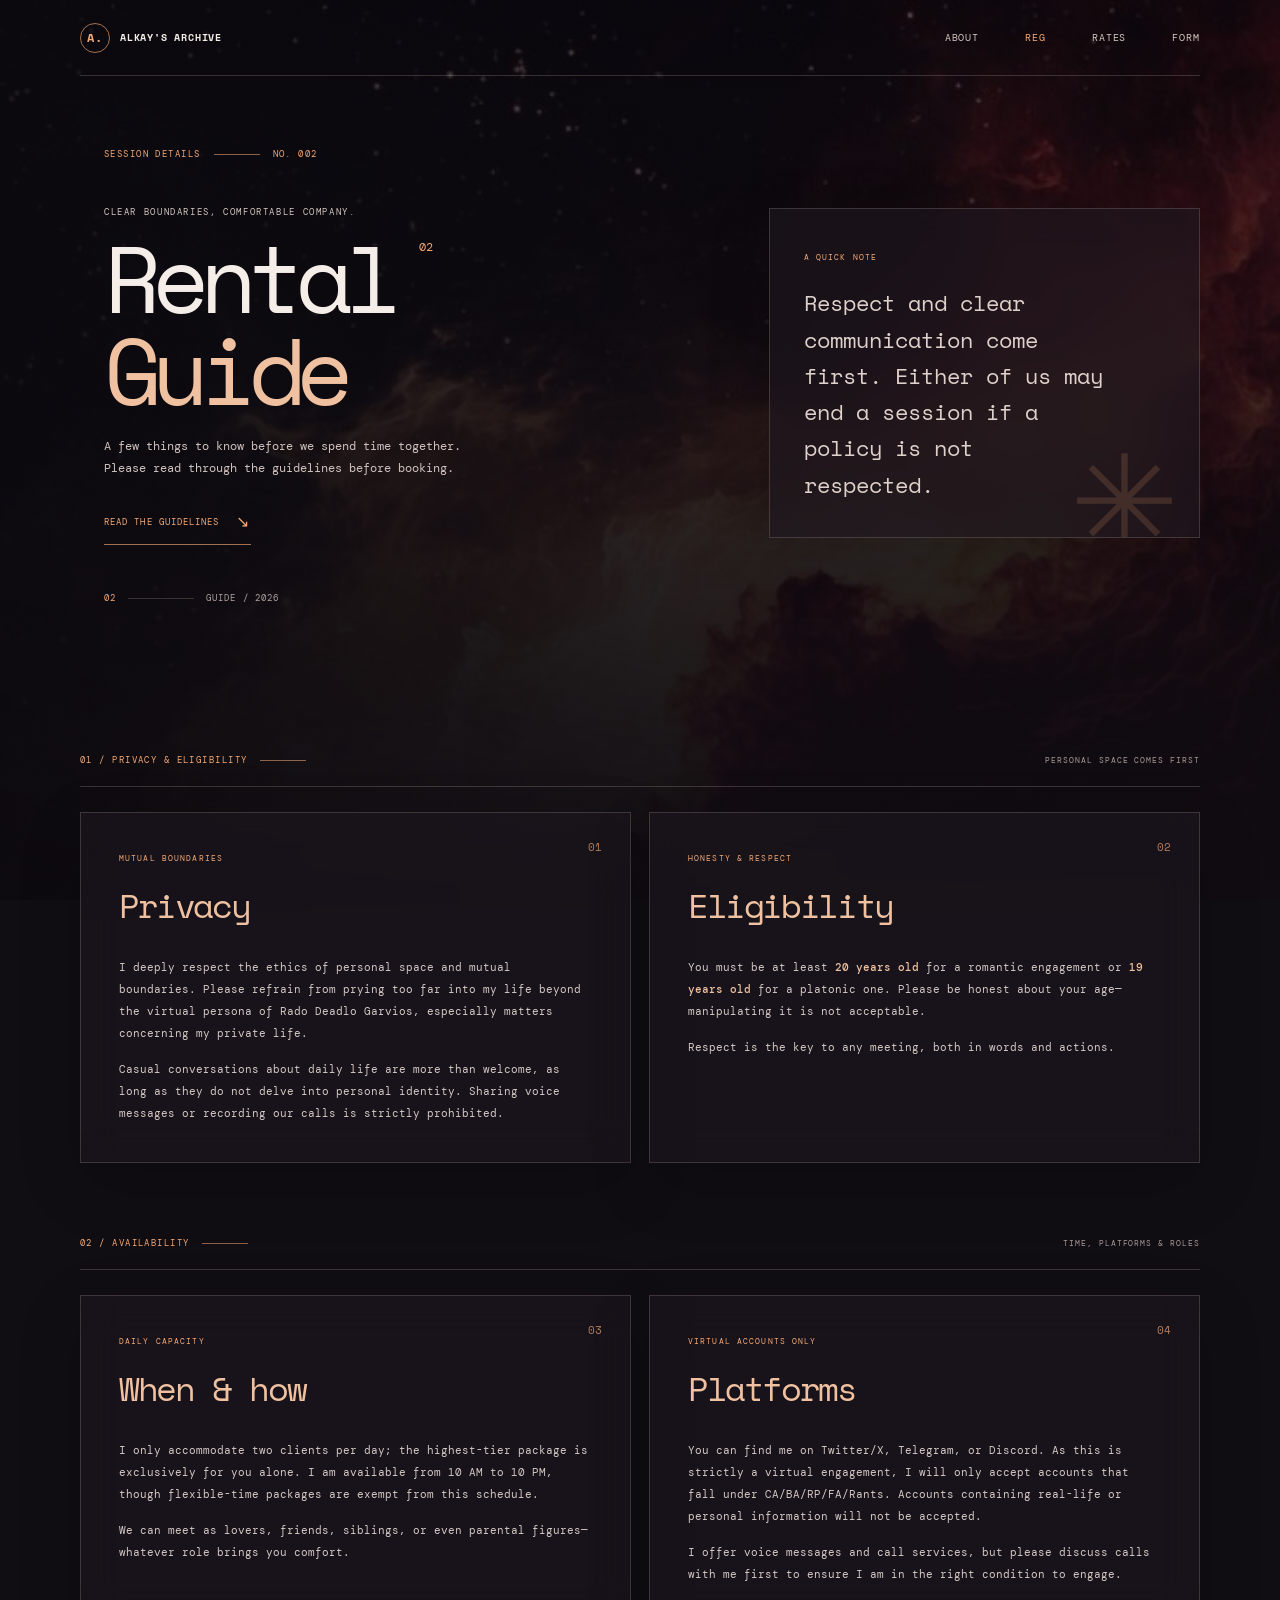
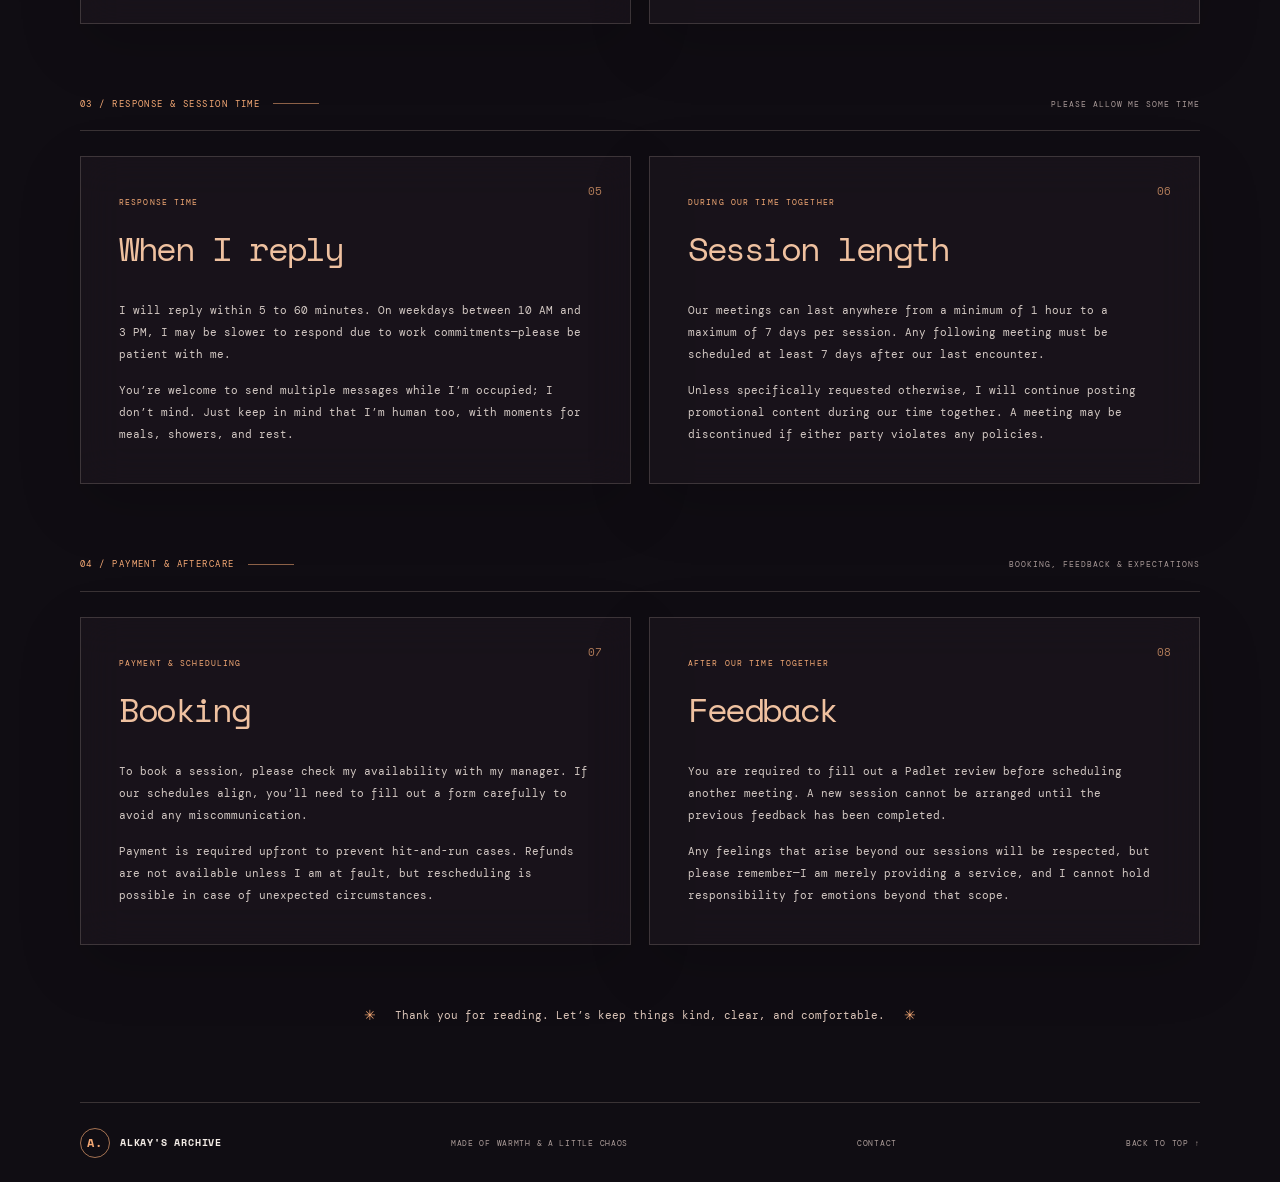
<file: reg.html>
<!DOCTYPE html>
<html lang="en">
<head>
    <meta charset="UTF-8">
    <meta name="viewport" content="width=device-width, initial-scale=1.0">
    <meta name="theme-color" content="#100d13">
    <meta name="description" content="Privacy, eligibility, availability, and booking guidelines for a virtual session.">
    <title>Rental Guide — Alkay's Archive</title>
    <link rel="preconnect" href="https://fonts.googleapis.com">
    <link rel="preconnect" href="https://fonts.gstatic.com" crossorigin>
    <link href="https://fonts.googleapis.com/css2?family=DM+Mono:wght@400;500&family=Space+Mono:wght@400;700&display=swap" rel="stylesheet">
    <link rel="stylesheet" href="reg.css">
</head>
<body>
    <div class="page-shell">
        <header class="site-header">
            <a class="wordmark" href="index.html" aria-label="Alkay profile home">
                <span class="wordmark-mark">A.</span>
                <span>ALKAY'S ARCHIVE</span>
            </a>
            <nav class="site-nav" aria-label="Main navigation">
                <a href="index.html#about">ABOUT</a>
                <a href="reg.html" aria-current="page">REG</a>
                <a href="rates.html">RATES</a>
                <a href="form.html">FORM</a>
            </nav>
        </header>

        <main>
            <section class="guide-hero section-wrap" id="top">
                <div class="hero-copy">
                    <p class="eyebrow"><span>SESSION DETAILS</span><span class="eyebrow-line"></span><span>NO. 002</span></p>
                    <p class="hero-kicker">CLEAR BOUNDARIES, COMFORTABLE COMPANY.</p>
                    <h1>Rental<br><span>Guide</span><sup>02</sup></h1>
                    <p class="hero-summary">A few things to know before we spend time together.<br>Please read through the guidelines before booking.</p>
                    <a class="text-link" href="#privacy">READ THE GUIDELINES <span aria-hidden="true">↘</span></a>
                    <div class="hero-index"><span>02</span><span class="index-rule"></span><span>GUIDE / 2026</span></div>
                </div>
                <aside class="guide-note glass-panel">
                    <span class="tiny-label">A QUICK NOTE</span>
                    <p>Respect and clear communication come first. Either of us may end a session if a policy is not respected.</p>
                    <span class="note-mark" aria-hidden="true">✳</span>
                </aside>
            </section>

            <section class="guide-section section-wrap section-block" id="privacy">
                <div class="section-heading">
                    <p class="eyebrow"><span>01 / PRIVACY &amp; ELIGIBILITY</span><span class="eyebrow-line"></span></p>
                    <span class="section-aside">PERSONAL SPACE COMES FIRST</span>
                </div>
                <div class="guide-grid">
                    <article class="guide-card glass-panel">
                        <span class="info-number">01</span>
                        <p class="tiny-label">MUTUAL BOUNDARIES</p>
                        <h2>Privacy</h2>
                        <p>I deeply respect the ethics of personal space and mutual boundaries. Please refrain from prying too far into my life beyond the virtual persona of Rado Deadlo Garvios, especially matters concerning my private life.</p>
                        <p>Casual conversations about daily life are more than welcome, as long as they do not delve into personal identity. Sharing voice messages or recording our calls is strictly prohibited.</p>
                    </article>
                    <article class="guide-card glass-panel">
                        <span class="info-number">02</span>
                        <p class="tiny-label">HONESTY &amp; RESPECT</p>
                        <h2>Eligibility</h2>
                        <p>You must be at least <strong>20 years old</strong> for a romantic engagement or <strong>19 years old</strong> for a platonic one. Please be honest about your age—manipulating it is not acceptable.</p>
                        <p>Respect is the key to any meeting, both in words and actions.</p>
                    </article>
                </div>
            </section>

            <section class="guide-section section-wrap section-block" id="availability">
                <div class="section-heading">
                    <p class="eyebrow"><span>02 / AVAILABILITY</span><span class="eyebrow-line"></span></p>
                    <span class="section-aside">TIME, PLATFORMS &amp; ROLES</span>
                </div>
                <div class="guide-grid">
                    <article class="guide-card glass-panel">
                        <span class="info-number">03</span>
                        <p class="tiny-label">DAILY CAPACITY</p>
                        <h2>When &amp; how</h2>
                        <p>I only accommodate two clients per day; the highest-tier package is exclusively for you alone. I am available from 10 AM to 10 PM, though flexible-time packages are exempt from this schedule.</p>
                        <p>We can meet as lovers, friends, siblings, or even parental figures—whatever role brings you comfort.</p>
                    </article>
                    <article class="guide-card glass-panel">
                        <span class="info-number">04</span>
                        <p class="tiny-label">VIRTUAL ACCOUNTS ONLY</p>
                        <h2>Platforms</h2>
                        <p>You can find me on Twitter/X, Telegram, or Discord. As this is strictly a virtual engagement, I will only accept accounts that fall under CA/BA/RP/FA/Rants. Accounts containing real-life or personal information will not be accepted.</p>
                        <p>I offer voice messages and call services, but please discuss calls with me first to ensure I am in the right condition to engage.</p>
                    </article>
                </div>
            </section>

            <section class="guide-section section-wrap section-block" id="sessions">
                <div class="section-heading">
                    <p class="eyebrow"><span>03 / RESPONSE &amp; SESSION TIME</span><span class="eyebrow-line"></span></p>
                    <span class="section-aside">PLEASE ALLOW ME SOME TIME</span>
                </div>
                <div class="guide-grid">
                    <article class="guide-card glass-panel">
                        <span class="info-number">05</span>
                        <p class="tiny-label">RESPONSE TIME</p>
                        <h2>When I reply</h2>
                        <p>I will reply within 5 to 60 minutes. On weekdays between 10 AM and 3 PM, I may be slower to respond due to work commitments—please be patient with me.</p>
                        <p>You’re welcome to send multiple messages while I’m occupied; I don’t mind. Just keep in mind that I’m human too, with moments for meals, showers, and rest.</p>
                    </article>
                    <article class="guide-card glass-panel">
                        <span class="info-number">06</span>
                        <p class="tiny-label">DURING OUR TIME TOGETHER</p>
                        <h2>Session length</h2>
                        <p>Our meetings can last anywhere from a minimum of 1 hour to a maximum of 7 days per session. Any following meeting must be scheduled at least 7 days after our last encounter.</p>
                        <p>Unless specifically requested otherwise, I will continue posting promotional content during our time together. A meeting may be discontinued if either party violates any policies.</p>
                    </article>
                </div>
            </section>

            <section class="guide-section section-wrap section-block" id="booking">
                <div class="section-heading">
                    <p class="eyebrow"><span>04 / PAYMENT &amp; AFTERCARE</span><span class="eyebrow-line"></span></p>
                    <span class="section-aside">BOOKING, FEEDBACK &amp; EXPECTATIONS</span>
                </div>
                <div class="guide-grid">
                    <article class="guide-card glass-panel">
                        <span class="info-number">07</span>
                        <p class="tiny-label">PAYMENT &amp; SCHEDULING</p>
                        <h2>Booking</h2>
                        <p>To book a session, please check my availability with my manager. If our schedules align, you’ll need to fill out a form carefully to avoid any miscommunication.</p>
                        <p>Payment is required upfront to prevent hit-and-run cases. Refunds are not available unless I am at fault, but rescheduling is possible in case of unexpected circumstances.</p>
                    </article>
                    <article class="guide-card glass-panel">
                        <span class="info-number">08</span>
                        <p class="tiny-label">AFTER OUR TIME TOGETHER</p>
                        <h2>Feedback</h2>
                        <p>You are required to fill out a Padlet review before scheduling another meeting. A new session cannot be arranged until the previous feedback has been completed.</p>
                        <p>Any feelings that arise beyond our sessions will be respected, but please remember—I am merely providing a service, and I cannot hold responsibility for emotions beyond that scope.</p>
                    </article>
                </div>
            </section>

            <div class="closing-note section-wrap">
                <span class="closing-star" aria-hidden="true">✳</span>
                <p>Thank you for reading. Let’s keep things kind, clear, and comfortable.</p>
                <span class="closing-star" aria-hidden="true">✳</span>
            </div>
        </main>

        <footer class="site-footer section-wrap">
            <a class="wordmark" href="index.html"><span class="wordmark-mark">A.</span><span>ALKAY'S ARCHIVE</span></a>
            <span>MADE OF WARMTH &amp; A LITTLE CHAOS</span>
            <a href="index.html#contact">CONTACT</a>
            <a href="#top">BACK TO TOP ↑</a>
        </footer>
    </div>
</body>
</html>
</file>
<file: index.css>
:root {
    color-scheme: dark;
    --ink: #f5eee8;
    --muted: #b7aaa6;
    --dim: #807678;
    --warm: #f4a975;
    --peach: #efc1a0;
    --line: rgba(247, 224, 211, 0.18);
    --glass: rgba(30, 24, 31, 0.62);
    --mono: "DM Mono", "Courier New", monospace;
    --display: "Space Mono", "Courier New", monospace;
}

* {
    box-sizing: border-box;
}

html {
    scroll-behavior: smooth;
    scroll-padding-top: 92px;
}

body {
    min-width: 320px;
    margin: 0;
    color: var(--ink);
    background: #100d13 url("images/backround.jpg") center top / cover fixed no-repeat;
    font-family: var(--mono);
    font-size: 14px;
    line-height: 1.8;
}

body::before {
    position: fixed;
    z-index: 0;
    inset: 0;
    background:
        linear-gradient(90deg, rgba(12, 10, 15, 0.88) 0%, rgba(15, 11, 17, 0.58) 52%, rgba(16, 11, 16, 0.5) 100%),
        linear-gradient(180deg, rgba(10, 9, 14, 0.18) 0%, rgba(14, 10, 15, 0.72) 55%, #100d13 100%);
    content: "";
}

a {
    color: inherit;
    text-decoration: none;
}

button,
a {
    -webkit-tap-highlight-color: transparent;
}

::selection {
    color: #171016;
    background: var(--warm);
}

.page-shell {
    position: relative;
    z-index: 1;
    overflow: hidden;
}

.section-wrap,
.site-header {
    width: min(1120px, calc(100% - 64px));
    margin-inline: auto;
}

.site-header {
    min-height: 76px;
    display: flex;
    align-items: center;
    justify-content: space-between;
    border-bottom: 1px solid var(--line);
    font-size: 10px;
    letter-spacing: 0.09em;
}

.wordmark {
    display: inline-flex;
    align-items: center;
    gap: 10px;
    font-family: var(--display);
    font-size: 10px;
    font-weight: 700;
    letter-spacing: 0.08em;
}

.wordmark-mark {
    display: grid;
    width: 30px;
    height: 30px;
    place-items: center;
    border: 1px solid rgba(244, 169, 117, 0.65);
    border-radius: 50%;
    color: var(--warm);
    font-size: 12px;
}

.site-nav {
    display: flex;
    gap: clamp(18px, 4vw, 46px);
    color: #d3c7c1;
}

.site-nav a,
.site-footer > a:not(.wordmark) {
    transition: color 180ms ease;
}

.site-nav a:hover,
.site-footer > a:not(.wordmark):hover {
    color: var(--warm);
}

.status {
    display: inline-flex;
    align-items: center;
    gap: 8px;
    color: #d7cac4;
    font-size: 9px;
}

.status-dot {
    width: 7px;
    height: 7px;
    border-radius: 50%;
    background: #e4a77b;
    box-shadow: 0 0 12px rgba(244, 169, 117, 0.8);
}

.hero {
    position: relative;
    min-height: 670px;
    display: grid;
    grid-template-columns: 1.05fr 0.95fr;
    align-items: center;
    padding-top: 54px;
    padding-bottom: 104px;
}

.hero-copy {
    z-index: 1;
    padding: 18px 0 12px 4%;
}

.eyebrow {
    display: flex;
    align-items: center;
    gap: 13px;
    margin: 0;
    color: var(--warm);
    font-size: 9px;
    letter-spacing: 0.16em;
}

.eyebrow-line {
    width: 46px;
    height: 1px;
    background: rgba(244, 169, 117, 0.55);
}

.hero-kicker {
    margin: 47px 0 12px;
    color: #d4c6bf;
    font-size: 9px;
    letter-spacing: 0.18em;
}

h1,
h2,
h3,
p {
    margin-top: 0;
}

h1 {
    position: relative;
    width: fit-content;
    margin-bottom: 18px;
    font-family: var(--display);
    font-size: clamp(54px, 8.6vw, 106px);
    font-weight: 400;
    letter-spacing: -0.105em;
    line-height: 0.96;
}

h1 > span {
    color: var(--peach);
}

h1 sup {
    position: absolute;
    top: 10px;
    right: -40px;
    color: var(--warm);
    font-family: var(--mono);
    font-size: 12px;
    letter-spacing: 0;
}

.hero-summary {
    margin-bottom: 28px;
    color: #d0c3bf;
    font-size: 12px;
    line-height: 1.9;
}

.text-link {
    display: inline-flex;
    align-items: center;
    gap: 17px;
    padding-bottom: 7px;
    border-bottom: 1px solid rgba(244, 169, 117, 0.65);
    color: var(--warm);
    font-size: 9px;
    letter-spacing: 0.12em;
}

.text-link span {
    font-size: 16px;
    transition: transform 180ms ease;
}

.text-link:hover span {
    transform: translate(3px, 3px);
}

.hero-index {
    display: flex;
    align-items: center;
    gap: 12px;
    margin-top: 67px;
    color: #b0a2a0;
    font-size: 9px;
    letter-spacing: 0.12em;
}

.hero-index > span:first-child {
    color: var(--warm);
}

.index-rule {
    width: 66px;
    height: 1px;
    background: var(--line);
}

.hero-visual {
    position: relative;
    display: grid;
    min-height: 465px;
    place-items: center;
}

.visual-frame {
    position: relative;
    width: min(100%, 400px);
    height: 435px;
    border: 1px solid rgba(246, 216, 198, 0.29);
    background:
        radial-gradient(ellipse at 50% 40%, rgba(196, 128, 100, 0.25), transparent 60%),
        linear-gradient(145deg, rgba(80, 52, 56, 0.56), rgba(20, 17, 23, 0.82));
    box-shadow: 0 28px 80px rgba(4, 3, 8, 0.35);
}

.visual-frame::before,
.visual-frame::after {
    position: absolute;
    z-index: 1;
    width: 25px;
    height: 25px;
    content: "";
}

.visual-frame::before {
    top: 8px;
    left: 8px;
    border-top: 1px solid var(--warm);
    border-left: 1px solid var(--warm);
}

.visual-frame::after {
    right: 8px;
    bottom: 8px;
    border-right: 1px solid var(--warm);
    border-bottom: 1px solid var(--warm);
}

.visual-topline {
    position: absolute;
    z-index: 2;
    top: 18px;
    right: 20px;
    left: 20px;
    display: flex;
    justify-content: space-between;
    color: rgba(246, 232, 223, 0.72);
    font-size: 8px;
    letter-spacing: 0.14em;
}

.main-face {
    position: absolute;
    right: 3%;
    bottom: 0;
    width: 91%;
    height: 91%;
    object-fit: contain;
    object-position: center bottom;
    filter: drop-shadow(0 10px 24px rgba(0, 0, 0, 0.28));
}

.visual-stamp {
    position: absolute;
    top: 74px;
    left: 22px;
    display: grid;
    width: 48px;
    height: 48px;
    align-content: center;
    justify-items: center;
    border: 1px solid rgba(245, 201, 168, 0.55);
    border-radius: 50%;
    color: var(--peach);
    font-family: var(--display);
    font-size: 13px;
    line-height: 1.1;
    transform: rotate(-12deg);
}

.visual-stamp span {
    font-size: 9px;
}

.visual-caption {
    position: absolute;
    z-index: 2;
    bottom: 22px;
    left: 21px;
    display: grid;
    gap: 2px;
    text-shadow: 0 2px 8px rgba(0, 0, 0, 0.8);
}

.caption-label,
.caption-note {
    color: #e1ccc0;
    font-size: 8px;
    letter-spacing: 0.1em;
}

.visual-caption strong {
    font-family: var(--display);
    font-size: 17px;
    letter-spacing: 0.08em;
}

.caption-note {
    color: #d3c0b9;
    letter-spacing: 0.03em;
}

.visual-spark {
    position: absolute;
    color: var(--warm);
}

.spark-one {
    top: 30px;
    right: 1%;
    font-size: 28px;
}

.spark-two {
    bottom: 46px;
    left: 1%;
    color: var(--peach);
    font-size: 16px;
}

.visual-coordinate {
    position: absolute;
    right: 1%;
    bottom: 12px;
    color: #c2b2ad;
    font-size: 8px;
    letter-spacing: 0.08em;
}

.hero-meta {
    position: absolute;
    right: 0;
    bottom: 0;
    left: 0;
    display: grid;
    grid-template-columns: repeat(5, 1fr);
    padding: 19px 24px;
    border: 1px solid rgba(246, 224, 213, 0.2);
    background: rgba(30, 24, 31, 0.55);
    backdrop-filter: blur(18px);
    -webkit-backdrop-filter: blur(18px);
}

.hero-meta > div {
    display: grid;
    gap: 2px;
    padding-left: 19px;
    border-left: 1px solid var(--line);
}

.hero-meta > div:first-child {
    padding-left: 0;
    border-left: 0;
}

.hero-meta span {
    color: #baa9a5;
    font-size: 8px;
    letter-spacing: 0.12em;
}

.hero-meta strong {
    font-family: var(--display);
    font-size: 12px;
    font-weight: 400;
}

.hero-meta strong i {
    color: var(--warm);
    font-style: normal;
}

.hero-meta .muted-value {
    color: #b8a8a4;
    font-family: var(--mono);
    font-size: 10px;
}

.section-block {
    padding-top: 100px;
}

.section-heading {
    display: flex;
    align-items: center;
    justify-content: space-between;
    padding-bottom: 18px;
    border-bottom: 1px solid var(--line);
}

.section-aside {
    color: #a99a98;
    font-size: 8px;
    letter-spacing: 0.12em;
}

.about-layout {
    display: grid;
    grid-template-columns: 0.8fr 1.2fr;
    gap: clamp(34px, 8vw, 115px);
    padding: 55px 4% 0;
}

.about-title {
    position: relative;
    align-self: start;
    padding-top: 12px;
}

.tiny-label {
    color: var(--warm);
    font-size: 8px;
    letter-spacing: 0.14em;
}

.about-title h2,
.faces-intro h2 {
    margin: 18px 0 12px;
    font-family: var(--display);
    font-size: clamp(37px, 5vw, 60px);
    font-weight: 400;
    letter-spacing: -0.09em;
    line-height: 1.13;
}

.about-title h2 em,
.faces-intro h2 em {
    color: var(--peach);
    font-style: normal;
}

.hand-note {
    display: inline-block;
    margin-top: 25px;
    color: #c3a99f;
    font-size: 10px;
    transform: rotate(-5deg);
}

.glass-panel {
    border: 1px solid rgba(248, 226, 214, 0.17);
    background: var(--glass);
    box-shadow: 0 20px 60px rgba(4, 3, 8, 0.16);
    backdrop-filter: blur(20px);
    -webkit-backdrop-filter: blur(20px);
}

.about-copy {
    padding: clamp(23px, 4vw, 42px);
    color: #d4c9c4;
    font-size: 12px;
    line-height: 2;
}

.about-copy p {
    margin-bottom: 18px;
}

.about-copy p:last-child {
    margin-bottom: 0;
}

.about-copy .intro-line {
    color: var(--ink);
    font-size: 14px;
}

.intro-line strong {
    color: var(--peach);
    font-weight: 500;
}

.english-note {
    padding-left: 15px;
    border-left: 1px solid rgba(244, 169, 117, 0.6);
    color: #c8b7b2;
    font-size: 11px;
    font-style: italic;
}

.sign-off {
    display: flex;
    justify-content: space-between;
    color: var(--peach);
}

.sign-off span {
    color: var(--warm);
}

.faces {
    padding-top: 112px;
}

.faces-intro {
    display: flex;
    align-items: end;
    justify-content: space-between;
    gap: 24px;
    padding: 33px 4% 25px;
}

.faces-intro h2 {
    margin: 0;
    font-size: clamp(30px, 4vw, 47px);
}

.faces-intro p {
    margin: 0 0 8px;
    color: #c6b8b2;
    font-size: 11px;
}

.face-grid {
    display: grid;
    grid-template-columns: repeat(3, minmax(0, 1fr));
    gap: 17px;
}

.face-card {
    min-width: 0;
    padding: 10px 10px 14px;
    border: 1px solid rgba(248, 226, 214, 0.17);
    background: rgba(29, 23, 30, 0.53);
    backdrop-filter: blur(14px);
    -webkit-backdrop-filter: blur(14px);
    transition: transform 200ms ease, border-color 200ms ease, background 200ms ease;
}

.face-card:hover {
    transform: translateY(-4px);
    border-color: rgba(244, 169, 117, 0.55);
    background: rgba(40, 29, 34, 0.7);
}

.face-image {
    position: relative;
    overflow: hidden;
    aspect-ratio: 1.25 / 1;
    background: linear-gradient(145deg, rgba(163, 106, 92, 0.32), rgba(28, 22, 29, 0.9));
}

.face-image::after {
    position: absolute;
    inset: 45% 0 0;
    background: linear-gradient(transparent, rgba(17, 13, 18, 0.42));
    content: "";
    pointer-events: none;
}

.face-image img {
    width: 100%;
    height: 100%;
    object-fit: cover;
    filter: saturate(0.82);
    transition: transform 350ms ease, filter 350ms ease;
}

.face-card:hover .face-image img {
    filter: saturate(1);
    transform: scale(1.035);
}

.face-image > span {
    position: absolute;
    z-index: 1;
    right: 10px;
    bottom: 8px;
    color: #f6e8df;
    font-size: 8px;
    letter-spacing: 0.1em;
}

.face-card h3 {
    margin: 12px 2px 0;
    font-family: var(--display);
    font-size: 13px;
    font-weight: 400;
}

.face-card > p {
    margin: 1px 2px 0;
    color: #b2a19d;
    font-size: 9px;
}

.more {
    padding-top: 112px;
    padding-bottom: 90px;
}

.more-grid {
    display: grid;
    grid-template-columns: repeat(3, minmax(0, 1fr));
    gap: 17px;
    padding-top: 30px;
}

.info-card {
    position: relative;
    min-height: 280px;
    padding: 26px 23px 21px;
}

.info-number {
    position: absolute;
    top: 20px;
    right: 21px;
    color: rgba(239, 193, 160, 0.45);
    font-size: 9px;
    letter-spacing: 0.12em;
}

.info-icon {
    display: grid;
    width: 37px;
    height: 37px;
    margin-bottom: 22px;
    place-items: center;
    border: 1px solid rgba(244, 169, 117, 0.42);
    border-radius: 50%;
    color: var(--peach);
    font-size: 17px;
}

.info-card .tiny-label {
    margin-bottom: 4px;
}

.info-card h3 {
    margin-bottom: 12px;
    font-family: var(--display);
    font-size: 25px;
    font-weight: 400;
    letter-spacing: -0.06em;
}

.info-card > p:not(.tiny-label) {
    min-height: 78px;
    margin-bottom: 18px;
    color: #d0c3be;
    font-size: 11px;
    line-height: 1.9;
}

.info-card > p em {
    color: var(--peach);
    font-style: normal;
}

.tag-list {
    display: flex;
    flex-wrap: wrap;
    gap: 6px;
}

.tag-list span {
    padding: 3px 7px;
    border: 1px solid rgba(245, 224, 213, 0.2);
    color: #c9b9b3;
    font-size: 7px;
    letter-spacing: 0.07em;
}

.closing-note {
    display: flex;
    align-items: center;
    justify-content: center;
    gap: 19px;
    padding-top: 45px;
    color: #dec8bb;
    font-size: 11px;
}

.closing-note p {
    margin: 0;
}

.closing-star {
    color: var(--warm);
    font-size: 14px;
}

.site-footer {
    min-height: 80px;
    display: flex;
    align-items: center;
    justify-content: space-between;
    gap: 20px;
    border-top: 1px solid var(--line);
    color: #aa9b98;
    font-size: 8px;
    letter-spacing: 0.09em;
}

.site-footer .wordmark {
    color: var(--ink);
}

.contact {
    padding-top: 40px;
    padding-bottom: 90px;
}

.contact-grid {
    display: grid;
    grid-template-columns: repeat(3, minmax(0, 1fr));
    gap: 16px;
    padding-top: 25px;
}

.contact-card {
    position: relative;
    display: grid;
    min-height: 150px;
    align-content: center;
    gap: 4px;
    padding: 25px;
    transition: border-color 180ms ease, transform 180ms ease;
}

.contact-card:hover {
    transform: translateY(-3px);
    border-color: rgba(244, 169, 117, 0.55);
}

.contact-label {
    margin-bottom: 7px;
    color: var(--warm);
    font-size: 8px;
    letter-spacing: 0.12em;
}

.contact-card strong {
    padding-right: 20px;
    font-family: var(--display);
    font-size: 14px;
    font-weight: 400;
    letter-spacing: 0.02em;
}

.contact-handle {
    color: #b7aaa6;
    font-size: 10px;
}

.contact-arrow {
    position: absolute;
    top: 20px;
    right: 22px;
    color: var(--peach);
    font-size: 16px;
}

.contact-manager {
    background:
        radial-gradient(ellipse at 92% 5%, rgba(196, 128, 100, 0.15), transparent 55%),
        var(--glass);
}

@media (max-width: 760px) {
    .section-wrap,
    .site-header {
        width: min(100% - 40px, 560px);
    }

    .site-header {
        min-height: 66px;
    }

    .site-nav {
        gap: 15px;
        font-size: 8px;
    }

    .status {
        display: none;
    }

    .hero {
        min-height: auto;
        grid-template-columns: 1fr 0.83fr;
        gap: 10px;
        padding-top: 48px;
        padding-bottom: 105px;
    }

    .hero-copy {
        padding-left: 0;
    }

    .hero-kicker {
        margin-top: 36px;
        font-size: 8px;
    }

    h1 {
        font-size: clamp(52px, 10vw, 76px);
    }

    h1 sup {
        right: -28px;
        font-size: 10px;
    }

    .hero-visual {
        min-height: 350px;
    }

    .visual-frame {
        height: 330px;
    }

    .visual-caption {
        left: 14px;
    }

    .hero-index {
        margin-top: 42px;
    }

    .hero-meta {
        grid-template-columns: repeat(5, 1fr);
        padding: 14px 12px;
    }

    .hero-meta > div {
        padding-left: 9px;
    }

    .hero-meta span {
        font-size: 7px;
    }

    .hero-meta strong {
        font-size: 10px;
    }

    .hero-meta .muted-value {
        font-size: 8px;
    }

    .about-layout {
        grid-template-columns: 0.68fr 1.32fr;
        gap: 25px;
        padding-inline: 0;
    }

    .face-grid {
        gap: 12px;
    }

    .more-grid {
        gap: 11px;
    }

    .contact-grid {
        gap: 11px;
    }

    .info-card {
        padding: 21px 16px;
    }
}

@media (max-width: 540px) {
    body {
        background-attachment: scroll;
        background-position: 54% top;
    }

    .section-wrap,
    .site-header {
        width: calc(100% - 36px);
    }

    .site-header {
        min-height: 0;
        flex-wrap: wrap;
        gap: 12px;
        padding: 12px 0;
    }

    .wordmark {
        gap: 7px;
        font-size: 8px;
    }

    .wordmark-mark {
        width: 26px;
        height: 26px;
    }

    .site-nav {
        width: 100%;
        justify-content: space-between;
        gap: 8px;
        font-size: 7px;
        letter-spacing: 0.03em;
    }

    .hero {
        grid-template-columns: 1fr;
        gap: 0;
        padding-top: 42px;
        padding-bottom: 138px;
    }

    .hero-copy {
        padding-top: 0;
    }

    .hero-kicker {
        margin-top: 34px;
    }

    h1 {
        font-size: clamp(66px, 18vw, 94px);
    }

    .hero-summary {
        font-size: 11px;
    }

    .hero-index {
        position: absolute;
        bottom: 111px;
        left: 0;
        margin-top: 0;
    }

    .hero-visual {
        min-height: 330px;
        margin-top: 8px;
    }

    .visual-frame {
        width: min(88%, 330px);
        height: 340px;
    }

    .visual-coordinate {
        right: 2%;
    }

    .hero-meta {
        bottom: 0;
        grid-template-columns: repeat(3, 1fr);
        gap: 13px 6px;
        padding: 15px 13px;
    }

    .hero-meta > div,
    .hero-meta > div:first-child {
        padding-left: 9px;
        border-left: 1px solid var(--line);
    }

    .hero-meta > div:nth-child(3n + 1) {
        padding-left: 0;
        border-left: 0;
    }

    .hero-meta span {
        font-size: 7px;
    }

    .hero-meta strong {
        font-size: 10px;
    }

    .section-block,
    .faces,
    .more {
        padding-top: 77px;
    }

    .section-heading {
        align-items: flex-start;
        gap: 12px;
    }

    .section-heading .eyebrow {
        gap: 8px;
        font-size: 8px;
    }

    .section-aside {
        max-width: 118px;
        text-align: right;
        font-size: 7px;
    }

    .about-layout {
        grid-template-columns: 1fr;
        gap: 25px;
        padding-top: 30px;
    }

    .about-title {
        padding-top: 0;
    }

    .about-title h2 {
        margin-top: 11px;
        font-size: 46px;
    }

    .hand-note {
        position: absolute;
        right: 2px;
        bottom: 8px;
    }

    .about-copy {
        padding: 23px 20px;
        font-size: 11px;
    }

    .about-copy .intro-line {
        font-size: 13px;
    }

    .faces-intro {
        display: block;
        padding: 28px 0 18px;
    }

    .faces-intro h2 {
        font-size: 37px;
    }

    .faces-intro p {
        margin-top: 9px;
        font-size: 10px;
    }

    .face-grid {
        grid-template-columns: repeat(2, minmax(0, 1fr));
        gap: 10px;
    }

    .face-card {
        padding: 7px 7px 11px;
    }

    .face-image {
        aspect-ratio: 1 / 1.05;
    }

    .face-card h3 {
        font-size: 11px;
    }

    .face-card > p {
        font-size: 8px;
    }

    .more-grid {
        grid-template-columns: 1fr;
        gap: 12px;
        padding-top: 21px;
    }

    .info-card {
        min-height: 0;
        padding: 23px;
    }

    .info-card > p:not(.tiny-label) {
        min-height: 0;
        margin-bottom: 15px;
    }

    .closing-note {
        gap: 11px;
        padding-top: 35px;
        font-size: 9px;
    }

    .contact {
        padding-top: 20px;
        padding-bottom: 65px;
    }

    .contact-grid {
        grid-template-columns: 1fr;
        gap: 10px;
        padding-top: 20px;
    }

    .contact-card {
        min-height: 110px;
        padding: 20px;
    }

    .site-footer {
        min-height: 72px;
        flex-wrap: wrap;
        gap: 10px;
        font-size: 7px;
    }

    .site-footer > span {
        display: none;
    }
}

@media (prefers-reduced-motion: reduce) {
    *,
    *::before,
    *::after {
        scroll-behavior: auto !important;
        transition-duration: 0.01ms !important;
    }
}
</file>
<file: form.css>
:root {
    color-scheme: dark;
    --ink: #f5eee8;
    --warm: #f4a975;
    --peach: #efc1a0;
    --line: rgba(247, 224, 211, 0.18);
    --glass: rgba(30, 24, 31, 0.62);
    --mono: "DM Mono", "Courier New", monospace;
    --display: "Space Mono", "Courier New", monospace;
}

* {
    box-sizing: border-box;
}

html {
    scroll-behavior: smooth;
    scroll-padding-top: 92px;
}

body {
    min-width: 320px;
    margin: 0;
    color: var(--ink);
    background: #100d13 url("images/backround.jpg") center top / cover fixed no-repeat;
    font-family: var(--mono);
    font-size: 14px;
    line-height: 1.8;
}

body::before {
    position: fixed;
    z-index: 0;
    inset: 0;
    background:
        linear-gradient(90deg, rgba(12, 10, 15, 0.88) 0%, rgba(15, 11, 17, 0.58) 52%, rgba(16, 11, 16, 0.5) 100%),
        linear-gradient(180deg, rgba(10, 9, 14, 0.18) 0%, rgba(14, 10, 15, 0.72) 55%, #100d13 100%);
    content: "";
}

a {
    color: inherit;
    text-decoration: none;
    -webkit-tap-highlight-color: transparent;
}

button {
    font: inherit;
    -webkit-tap-highlight-color: transparent;
}

::selection {
    color: #171016;
    background: var(--warm);
}

.page-shell {
    position: relative;
    z-index: 1;
    overflow: hidden;
}

.section-wrap,
.site-header {
    width: min(1120px, calc(100% - 64px));
    margin-inline: auto;
}

.site-header {
    min-height: 76px;
    display: flex;
    align-items: center;
    justify-content: space-between;
    border-bottom: 1px solid var(--line);
    font-size: 10px;
    letter-spacing: 0.09em;
}

.wordmark {
    display: inline-flex;
    align-items: center;
    gap: 10px;
    font-family: var(--display);
    font-size: 10px;
    font-weight: 700;
    letter-spacing: 0.08em;
}

.wordmark-mark {
    display: grid;
    width: 30px;
    height: 30px;
    place-items: center;
    border: 1px solid rgba(244, 169, 117, 0.65);
    border-radius: 50%;
    color: var(--warm);
    font-size: 12px;
}

.site-nav {
    display: flex;
    gap: clamp(18px, 3vw, 36px);
    color: #d3c7c1;
}

.site-nav a,
.site-footer > a:not(.wordmark) {
    transition: color 180ms ease;
}

.site-nav a:hover,
.site-nav a[aria-current="page"],
.site-footer > a:not(.wordmark):hover {
    color: var(--warm);
}

.form-hero {
    min-height: 460px;
    display: grid;
    grid-template-columns: 1fr 0.72fr;
    align-items: center;
    gap: 8%;
    padding-top: 50px;
    padding-bottom: 55px;
}

.hero-copy {
    padding: 18px 0 12px 4%;
}

.eyebrow {
    display: flex;
    align-items: center;
    gap: 13px;
    margin: 0;
    color: var(--warm);
    font-size: 9px;
    letter-spacing: 0.16em;
}

.eyebrow-line {
    width: 46px;
    height: 1px;
    background: rgba(244, 169, 117, 0.55);
}

.hero-kicker {
    margin: 42px 0 12px;
    color: #d4c6bf;
    font-size: 9px;
    letter-spacing: 0.18em;
}

h1,
h2,
h3,
p {
    margin-top: 0;
}

h1 {
    position: relative;
    width: fit-content;
    margin-bottom: 18px;
    font-family: var(--display);
    font-size: clamp(56px, 7.5vw, 88px);
    font-weight: 400;
    letter-spacing: -0.105em;
    line-height: 0.98;
}

h1 > span {
    color: var(--peach);
}

h1 sup {
    position: absolute;
    top: 10px;
    right: -40px;
    color: var(--warm);
    font-family: var(--mono);
    font-size: 12px;
    letter-spacing: 0;
}

.hero-summary {
    margin-bottom: 28px;
    color: #d0c3bf;
    font-size: 12px;
    line-height: 1.9;
}

.text-link {
    display: inline-flex;
    align-items: center;
    gap: 17px;
    padding-bottom: 7px;
    border-bottom: 1px solid rgba(244, 169, 117, 0.65);
    color: var(--warm);
    font-size: 9px;
    letter-spacing: 0.12em;
}

.text-link span {
    font-size: 16px;
    transition: transform 180ms ease;
}

.text-link:hover span {
    transform: translate(3px, 3px);
}

.hero-index {
    display: flex;
    align-items: center;
    gap: 12px;
    margin-top: 44px;
    color: #b0a2a0;
    font-size: 9px;
    letter-spacing: 0.12em;
}

.hero-index > span:first-child {
    color: var(--warm);
}

.index-rule {
    width: 66px;
    height: 1px;
    background: var(--line);
}

.glass-panel {
    border: 1px solid rgba(248, 226, 214, 0.17);
    background: var(--glass);
    box-shadow: 0 20px 60px rgba(4, 3, 8, 0.16);
    backdrop-filter: blur(20px);
    -webkit-backdrop-filter: blur(20px);
}

.form-note {
    position: relative;
    overflow: hidden;
    padding: 34px;
}

.tiny-label {
    color: var(--warm);
    font-size: 8px;
    letter-spacing: 0.14em;
}

.form-note p {
    position: relative;
    z-index: 1;
    max-width: 320px;
    margin: 17px 0 0;
    color: #ded0ca;
    font-family: var(--display);
    font-size: clamp(16px, 1.9vw, 21px);
    line-height: 1.7;
}

.form-note p a {
    color: var(--peach);
    text-decoration: underline;
    text-decoration-color: rgba(244, 169, 117, 0.65);
    text-underline-offset: 4px;
}

.note-mark {
    position: absolute;
    right: 20px;
    bottom: -32px;
    color: rgba(244, 169, 117, 0.16);
    font-size: 130px;
    line-height: 1;
}

.section-block {
    padding-top: 72px;
}

.section-heading {
    display: flex;
    align-items: center;
    justify-content: space-between;
    padding-bottom: 18px;
    border-bottom: 1px solid var(--line);
}

.section-heading .eyebrow {
    gap: 13px;
}

.section-aside {
    color: #a99a98;
    font-size: 8px;
    letter-spacing: 0.12em;
}

.instruction-panel {
    margin-top: 25px;
    padding: clamp(24px, 4vw, 42px);
}

.instruction-panel h2 {
    margin: 8px 0 13px;
    color: var(--peach);
    font-family: var(--display);
    font-size: clamp(23px, 3vw, 32px);
    font-weight: 400;
    letter-spacing: -0.07em;
}

.instruction-panel p,
.instruction-panel li {
    color: #d4c9c4;
    font-size: 11px;
    line-height: 2;
}

.instruction-panel p:last-child {
    margin-bottom: 0;
}

.instruction-panel ol {
    display: grid;
    gap: 5px;
    margin: 10px 0 16px;
    padding-left: 22px;
}

.instruction-panel li::marker {
    color: var(--warm);
}

.instruction-panel strong {
    color: var(--peach);
    font-weight: 500;
}

.form-contact {
    padding-bottom: 10px;
}

.form-contact-intro {
    margin: 20px 0 0;
    color: #d0c3be;
    font-size: 11px;
}

.form-contact-grid {
    display: grid;
    grid-template-columns: repeat(3, minmax(0, 1fr));
    gap: 14px;
    padding-top: 20px;
}

.form-contact-card {
    position: relative;
    display: grid;
    min-height: 135px;
    align-content: center;
    gap: 4px;
    padding: 22px;
    transition: border-color 180ms ease, transform 180ms ease;
}

.form-contact-card:hover {
    transform: translateY(-3px);
    border-color: rgba(244, 169, 117, 0.55);
}

.form-contact-card .tiny-label {
    margin-bottom: 4px;
    font-size: 7px;
}

.form-contact-card strong {
    padding-right: 20px;
    font-family: var(--display);
    font-size: 12px;
    font-weight: 400;
}

.form-contact-card > span:not(.tiny-label, .form-contact-arrow) {
    color: #b7aaa6;
    font-size: 9px;
}

.form-contact-arrow {
    position: absolute;
    top: 18px;
    right: 20px;
    color: var(--peach);
    font-size: 15px;
}

.form-contact-manager {
    background:
        radial-gradient(ellipse at 92% 5%, rgba(196, 128, 100, 0.15), transparent 55%),
        var(--glass);
}

.section-wrap.section-block + .section-wrap.section-block {
    padding-top: 94px;
}

.template-card {
    margin-top: 25px;
    padding: clamp(20px, 3vw, 30px);
}

.template-heading {
    display: flex;
    align-items: center;
    justify-content: space-between;
    gap: 18px;
}

.template-heading .tiny-label {
    margin-bottom: 5px;
}

.template-heading h2 {
    margin: 0;
    color: var(--peach);
    font-family: var(--display);
    font-size: clamp(20px, 2.5vw, 27px);
    font-weight: 400;
    letter-spacing: -0.06em;
}

.copy-button {
    flex-shrink: 0;
    padding: 10px 13px;
    border: 1px solid rgba(244, 169, 117, 0.55);
    background: rgba(244, 169, 117, 0.08);
    color: var(--warm);
    cursor: pointer;
    font-size: 8px;
    letter-spacing: 0.09em;
    transition: background 180ms ease, color 180ms ease;
}

.copy-button:hover,
.copy-button:focus-visible {
    background: var(--warm);
    color: #171016;
}

.copy-button:focus-visible {
    outline: 2px solid var(--peach);
    outline-offset: 3px;
}

.copy-status {
    min-height: 20px;
    margin: 8px 0 6px;
    color: var(--peach);
    font-size: 9px;
}

.form-template {
    display: block;
    width: 100%;
    min-height: 460px;
    resize: vertical;
    padding: 20px;
    border: 1px solid rgba(248, 226, 214, 0.14);
    border-radius: 0;
    outline: none;
    background: rgba(13, 10, 16, 0.66);
    color: #e4d8d1;
    font-family: var(--mono);
    font-size: 11px;
    line-height: 1.9;
    tab-size: 4;
}

.form-template:focus {
    border-color: rgba(244, 169, 117, 0.6);
}

#phone-template {
    min-height: 530px;
}

#ons-template {
    min-height: 580px;
}

.closing-note {
    display: flex;
    align-items: center;
    justify-content: center;
    gap: 19px;
    padding-top: 58px;
    padding-bottom: 74px;
    color: #dec8bb;
    font-size: 11px;
    text-align: center;
}

.closing-note p {
    margin: 0;
}

.closing-star {
    color: var(--warm);
    font-size: 14px;
}

.site-footer {
    min-height: 80px;
    display: flex;
    align-items: center;
    justify-content: space-between;
    gap: 20px;
    border-top: 1px solid var(--line);
    color: #aa9b98;
    font-size: 8px;
    letter-spacing: 0.09em;
}

.site-footer .wordmark {
    color: var(--ink);
}

.site-footer > a:not(.wordmark):hover {
    color: var(--warm);
}

@media (max-width: 760px) {
    .section-wrap,
    .site-header {
        width: min(100% - 40px, 560px);
    }

    .site-header {
        min-height: 66px;
    }

    .site-nav {
        gap: 12px;
        font-size: 8px;
    }

    .form-hero {
        min-height: 420px;
        grid-template-columns: 1fr 0.82fr;
        gap: 24px;
    }

    .hero-copy {
        padding-left: 0;
    }

    .form-note {
        padding: 26px;
    }
}

@media (max-width: 540px) {
    body {
        background-attachment: scroll;
        background-position: 54% top;
    }

    .section-wrap,
    .site-header {
        width: calc(100% - 36px);
    }

    .site-header {
        min-height: 0;
        flex-wrap: wrap;
        gap: 12px;
        padding: 12px 0;
    }

    .wordmark {
        gap: 7px;
        font-size: 8px;
    }

    .wordmark-mark {
        width: 26px;
        height: 26px;
    }

    .site-nav {
        width: 100%;
        justify-content: space-between;
        gap: 8px;
        font-size: 7px;
        letter-spacing: 0.01em;
    }

    .form-hero {
        min-height: 0;
        grid-template-columns: 1fr;
        gap: 28px;
        padding-top: 43px;
        padding-bottom: 22px;
    }

    .hero-kicker {
        margin-top: 34px;
        font-size: 8px;
    }

    h1 {
        font-size: clamp(58px, 15vw, 82px);
    }

    .hero-summary {
        font-size: 11px;
    }

    .hero-index {
        margin-top: 30px;
    }

    .form-note {
        padding: 25px;
    }

    .form-note p {
        max-width: 280px;
        font-size: 17px;
    }

    .section-block,
    .section-wrap.section-block + .section-wrap.section-block {
        padding-top: 58px;
    }

    .section-heading {
        align-items: flex-start;
        gap: 12px;
    }

    .section-heading .eyebrow {
        gap: 8px;
        font-size: 8px;
    }

    .section-aside {
        max-width: 118px;
        text-align: right;
        font-size: 7px;
    }

    .form-contact-grid {
        grid-template-columns: 1fr;
        gap: 10px;
        padding-top: 16px;
    }

    .form-contact-card {
        min-height: 105px;
        padding: 19px;
    }

    .instruction-panel {
        margin-top: 20px;
        padding: 24px 21px;
    }

    .instruction-panel p,
    .instruction-panel li {
        font-size: 10px;
    }

    .template-card {
        margin-top: 20px;
        padding: 17px 14px;
    }

    .template-heading {
        align-items: flex-start;
        gap: 9px;
    }

    .template-heading h2 {
        font-size: 18px;
    }

    .template-heading .tiny-label {
        max-width: 185px;
        font-size: 7px;
    }

    .copy-button {
        padding: 9px 8px;
        font-size: 7px;
    }

    .form-template,
    #phone-template,
    #ons-template {
        min-height: 440px;
        padding: 15px;
        font-size: 10px;
    }

    #phone-template {
        min-height: 500px;
    }

    #ons-template {
        min-height: 550px;
    }

    .closing-note {
        gap: 11px;
        padding-top: 42px;
        padding-bottom: 52px;
        font-size: 9px;
    }

    .site-footer {
        min-height: 72px;
        flex-wrap: wrap;
        gap: 10px;
        font-size: 7px;
    }

    .site-footer > span {
        display: none;
    }
}

@media (prefers-reduced-motion: reduce) {
    *,
    *::before,
    *::after {
        scroll-behavior: auto !important;
        transition-duration: 0.01ms !important;
    }
}
</file>
<file: rates.css>
:root {
    color-scheme: dark;
    --ink: #f5eee8;
    --warm: #f4a975;
    --peach: #efc1a0;
    --line: rgba(247, 224, 211, 0.18);
    --glass: rgba(30, 24, 31, 0.62);
    --mono: "DM Mono", "Courier New", monospace;
    --display: "Space Mono", "Courier New", monospace;
}

* {
    box-sizing: border-box;
}

html {
    scroll-behavior: smooth;
    scroll-padding-top: 92px;
}

body {
    min-width: 320px;
    margin: 0;
    color: var(--ink);
    background: #100d13 url("images/backround.jpg") center top / cover fixed no-repeat;
    font-family: var(--mono);
    font-size: 14px;
    line-height: 1.8;
}

body::before {
    position: fixed;
    z-index: 0;
    inset: 0;
    background:
        linear-gradient(90deg, rgba(12, 10, 15, 0.88) 0%, rgba(15, 11, 17, 0.58) 52%, rgba(16, 11, 16, 0.5) 100%),
        linear-gradient(180deg, rgba(10, 9, 14, 0.18) 0%, rgba(14, 10, 15, 0.72) 55%, #100d13 100%);
    content: "";
}

a {
    color: inherit;
    text-decoration: none;
    -webkit-tap-highlight-color: transparent;
}

::selection {
    color: #171016;
    background: var(--warm);
}

.page-shell {
    position: relative;
    z-index: 1;
    overflow: hidden;
}

.section-wrap,
.site-header {
    width: min(1120px, calc(100% - 64px));
    margin-inline: auto;
}

.site-header {
    min-height: 76px;
    display: flex;
    align-items: center;
    justify-content: space-between;
    border-bottom: 1px solid var(--line);
    font-size: 10px;
    letter-spacing: 0.09em;
}

.wordmark {
    display: inline-flex;
    align-items: center;
    gap: 10px;
    font-family: var(--display);
    font-size: 10px;
    font-weight: 700;
    letter-spacing: 0.08em;
}

.wordmark-mark {
    display: grid;
    width: 30px;
    height: 30px;
    place-items: center;
    border: 1px solid rgba(244, 169, 117, 0.65);
    border-radius: 50%;
    color: var(--warm);
    font-size: 12px;
}

.site-nav {
    display: flex;
    gap: clamp(18px, 4vw, 46px);
    color: #d3c7c1;
}

.site-nav a,
.site-footer > a:not(.wordmark) {
    transition: color 180ms ease;
}

.site-nav a:hover,
.site-nav a[aria-current="page"],
.site-footer > a:not(.wordmark):hover {
    color: var(--warm);
}

.rates-hero {
    min-height: 465px;
    display: grid;
    grid-template-columns: 1fr 0.72fr;
    align-items: center;
    gap: 8%;
    padding-top: 50px;
    padding-bottom: 56px;
}

.hero-copy {
    padding: 18px 0 12px 4%;
}

.eyebrow {
    display: flex;
    align-items: center;
    gap: 13px;
    margin: 0;
    color: var(--warm);
    font-size: 9px;
    letter-spacing: 0.16em;
}

.eyebrow-line {
    width: 46px;
    height: 1px;
    background: rgba(244, 169, 117, 0.55);
}

.hero-kicker {
    margin: 42px 0 12px;
    color: #d4c6bf;
    font-size: 9px;
    letter-spacing: 0.18em;
}

h1,
h2,
h3,
p {
    margin-top: 0;
}

h1 {
    position: relative;
    width: fit-content;
    margin-bottom: 18px;
    font-family: var(--display);
    font-size: clamp(54px, 7.5vw, 88px);
    font-weight: 400;
    letter-spacing: -0.105em;
    line-height: 0.98;
}

h1 > span {
    color: var(--peach);
}

h1 sup {
    position: absolute;
    top: 10px;
    right: -40px;
    color: var(--warm);
    font-family: var(--mono);
    font-size: 12px;
    letter-spacing: 0;
}

.hero-summary {
    margin-bottom: 28px;
    color: #d0c3bf;
    font-size: 12px;
    line-height: 1.9;
}

.text-link {
    display: inline-flex;
    align-items: center;
    gap: 17px;
    padding-bottom: 7px;
    border-bottom: 1px solid rgba(244, 169, 117, 0.65);
    color: var(--warm);
    font-size: 9px;
    letter-spacing: 0.12em;
}

.text-link span {
    font-size: 16px;
    transition: transform 180ms ease;
}

.text-link:hover span {
    transform: translate(3px, 3px);
}

.hero-index {
    display: flex;
    align-items: center;
    gap: 12px;
    margin-top: 44px;
    color: #b0a2a0;
    font-size: 9px;
    letter-spacing: 0.12em;
}

.hero-index > span:first-child {
    color: var(--warm);
}

.index-rule {
    width: 66px;
    height: 1px;
    background: var(--line);
}

.glass-panel {
    border: 1px solid rgba(248, 226, 214, 0.17);
    background: var(--glass);
    box-shadow: 0 20px 60px rgba(4, 3, 8, 0.16);
    backdrop-filter: blur(20px);
    -webkit-backdrop-filter: blur(20px);
}

.rates-note {
    position: relative;
    overflow: hidden;
    padding: 34px;
}

.tiny-label {
    color: var(--warm);
    font-size: 8px;
    letter-spacing: 0.14em;
}

.rates-note p {
    position: relative;
    z-index: 1;
    max-width: 310px;
    margin: 17px 0 0;
    color: #ded0ca;
    font-family: var(--display);
    font-size: clamp(17px, 2vw, 22px);
    line-height: 1.65;
}

.rates-note p a {
    color: var(--peach);
    text-decoration: underline;
    text-decoration-color: rgba(244, 169, 117, 0.65);
    text-underline-offset: 4px;
}

.note-mark {
    position: absolute;
    right: 20px;
    bottom: -32px;
    color: rgba(244, 169, 117, 0.16);
    font-size: 130px;
    line-height: 1;
}

.section-block {
    padding-top: 72px;
}

.section-heading {
    display: flex;
    align-items: center;
    justify-content: space-between;
    padding-bottom: 18px;
    border-bottom: 1px solid var(--line);
}

.section-aside {
    color: #a99a98;
    font-size: 8px;
    letter-spacing: 0.12em;
}

.package-grid {
    display: grid;
    grid-template-columns: repeat(3, minmax(0, 1fr));
    gap: 16px;
    padding-top: 26px;
}

.package-card {
    position: relative;
    padding: 27px 24px 25px;
}

.info-number {
    position: absolute;
    top: 22px;
    right: 22px;
    color: rgba(239, 193, 160, 0.55);
    font-size: 9px;
    letter-spacing: 0.12em;
}

.package-card .tiny-label {
    min-height: 15px;
    margin-bottom: 7px;
    padding-right: 35px;
    font-size: 7px;
}

.package-card h2 {
    margin-bottom: 8px;
    color: var(--peach);
    font-family: var(--display);
    font-size: 26px;
    font-weight: 400;
    letter-spacing: -0.07em;
}

.package-price {
    margin-bottom: 18px;
    color: #d6c6bf;
    font-size: 9px;
    letter-spacing: 0.07em;
}

.package-price strong {
    color: var(--warm);
    font-family: var(--display);
    font-size: 17px;
    font-weight: 400;
    letter-spacing: 0;
}

.package-price span {
    color: #a99a98;
    font-size: 8px;
    letter-spacing: 0;
}

.package-card > p:last-child {
    margin-bottom: 0;
    color: #d0c3be;
    font-size: 10px;
    line-height: 1.9;
}

.package-featured {
    grid-column: span 2;
    background:
        radial-gradient(ellipse at 92% 5%, rgba(196, 128, 100, 0.14), transparent 50%),
        var(--glass);
}

.rates-section + .rates-section {
    padding-top: 100px;
}

.case-list {
    margin-top: 26px;
    padding: 5px 28px;
}

.case-item {
    display: grid;
    grid-template-columns: 34px minmax(0, 1fr) auto;
    align-items: center;
    gap: 15px;
    padding: 17px 0;
    border-bottom: 1px solid var(--line);
}

.case-item:last-child {
    border-bottom: 0;
}

.case-number {
    align-self: start;
    padding-top: 2px;
    color: rgba(244, 169, 117, 0.7);
    font-size: 9px;
}

.case-item h3 {
    margin: 0;
    color: #eee1da;
    font-family: var(--display);
    font-size: 12px;
    font-weight: 400;
}

.case-item p {
    margin: 4px 0 0;
    color: #b7aaa6;
    font-size: 9px;
}

.case-item > strong {
    color: var(--warm);
    font-family: var(--display);
    font-size: 11px;
    font-weight: 400;
    text-align: right;
    white-space: nowrap;
}

.case-item > strong span {
    color: #a99a98;
    font-family: var(--mono);
    font-size: 8px;
}

.case-note {
    margin: 17px 0 0;
    color: #c4b5af;
    font-size: 10px;
    text-align: center;
}

.closing-note {
    display: flex;
    align-items: center;
    justify-content: center;
    gap: 19px;
    padding-top: 58px;
    padding-bottom: 74px;
    color: #dec8bb;
    font-size: 11px;
    text-align: center;
}

.closing-note p {
    margin: 0;
}

.closing-star {
    color: var(--warm);
    font-size: 14px;
}

.site-footer {
    min-height: 80px;
    display: flex;
    align-items: center;
    justify-content: space-between;
    gap: 20px;
    border-top: 1px solid var(--line);
    color: #aa9b98;
    font-size: 8px;
    letter-spacing: 0.09em;
}

.site-footer .wordmark {
    color: var(--ink);
}

@media (max-width: 760px) {
    .section-wrap,
    .site-header {
        width: min(100% - 40px, 560px);
    }

    .site-header {
        min-height: 66px;
    }

    .site-nav {
        gap: 15px;
        font-size: 8px;
    }

    .rates-hero {
        min-height: 420px;
        grid-template-columns: 1fr 0.82fr;
        gap: 24px;
    }

    .hero-copy {
        padding-left: 0;
    }

    .rates-note {
        padding: 26px;
    }

    .package-grid {
        grid-template-columns: repeat(2, minmax(0, 1fr));
        gap: 12px;
    }

    .package-featured {
        grid-column: span 2;
    }
}

@media (max-width: 540px) {
    body {
        background-attachment: scroll;
        background-position: 54% top;
    }

    .section-wrap,
    .site-header {
        width: calc(100% - 36px);
    }

    .site-header {
        min-height: 0;
        flex-wrap: wrap;
        gap: 12px;
        padding: 12px 0;
    }

    .wordmark {
        gap: 7px;
        font-size: 8px;
    }

    .wordmark-mark {
        width: 26px;
        height: 26px;
    }

    .site-nav {
        width: 100%;
        justify-content: space-between;
        gap: 8px;
        font-size: 7px;
        letter-spacing: 0.01em;
    }

    .rates-hero {
        min-height: 0;
        grid-template-columns: 1fr;
        gap: 28px;
        padding-top: 43px;
        padding-bottom: 22px;
    }

    .hero-kicker {
        margin-top: 34px;
        font-size: 8px;
    }

    h1 {
        font-size: clamp(52px, 14vw, 76px);
    }

    .hero-summary {
        font-size: 11px;
    }

    .hero-index {
        margin-top: 30px;
    }

    .rates-note {
        padding: 25px;
    }

    .rates-note p {
        max-width: 270px;
        font-size: 18px;
    }

    .section-block,
    .rates-section + .rates-section {
        padding-top: 58px;
    }

    .section-heading {
        align-items: flex-start;
        gap: 12px;
    }

    .section-heading .eyebrow {
        gap: 8px;
        font-size: 8px;
    }

    .section-aside {
        max-width: 118px;
        text-align: right;
        font-size: 7px;
    }

    .package-grid {
        grid-template-columns: 1fr;
        gap: 12px;
        padding-top: 20px;
    }

    .package-card,
    .package-featured {
        grid-column: auto;
        padding: 24px 22px;
    }

    .package-card > p:last-child {
        font-size: 10px;
    }

    .case-list {
        margin-top: 20px;
        padding: 3px 17px;
    }

    .case-item {
        grid-template-columns: 23px minmax(0, 1fr);
        gap: 9px;
        padding: 14px 0;
    }

    .case-item > strong {
        grid-column: 2;
        text-align: left;
    }

    .case-item h3 {
        font-size: 11px;
    }

    .case-note {
        font-size: 9px;
    }

    .closing-note {
        gap: 11px;
        padding-top: 42px;
        padding-bottom: 52px;
        font-size: 9px;
    }

    .site-footer {
        min-height: 72px;
        flex-wrap: wrap;
        gap: 10px;
        font-size: 7px;
    }

    .site-footer > span {
        display: none;
    }
}

@media (prefers-reduced-motion: reduce) {
    *,
    *::before,
    *::after {
        scroll-behavior: auto !important;
        transition-duration: 0.01ms !important;
    }
}
</file>
<file: reg.css>
:root {
    color-scheme: dark;
    --ink: #f5eee8;
    --muted: #b7aaa6;
    --warm: #f4a975;
    --peach: #efc1a0;
    --line: rgba(247, 224, 211, 0.18);
    --glass: rgba(30, 24, 31, 0.62);
    --mono: "DM Mono", "Courier New", monospace;
    --display: "Space Mono", "Courier New", monospace;
}

* {
    box-sizing: border-box;
}

html {
    scroll-behavior: smooth;
    scroll-padding-top: 92px;
}

body {
    min-width: 320px;
    margin: 0;
    color: var(--ink);
    background: #100d13 url("images/backround.jpg") center top / cover fixed no-repeat;
    font-family: var(--mono);
    font-size: 14px;
    line-height: 1.8;
}

body::before {
    position: fixed;
    z-index: 0;
    inset: 0;
    background:
        linear-gradient(90deg, rgba(12, 10, 15, 0.88) 0%, rgba(15, 11, 17, 0.58) 52%, rgba(16, 11, 16, 0.5) 100%),
        linear-gradient(180deg, rgba(10, 9, 14, 0.18) 0%, rgba(14, 10, 15, 0.72) 55%, #100d13 100%);
    content: "";
}

a {
    color: inherit;
    text-decoration: none;
}

a {
    -webkit-tap-highlight-color: transparent;
}

::selection {
    color: #171016;
    background: var(--warm);
}

.page-shell {
    position: relative;
    z-index: 1;
    overflow: hidden;
}

.section-wrap,
.site-header {
    width: min(1120px, calc(100% - 64px));
    margin-inline: auto;
}

.site-header {
    min-height: 76px;
    display: flex;
    align-items: center;
    justify-content: space-between;
    border-bottom: 1px solid var(--line);
    font-size: 10px;
    letter-spacing: 0.09em;
}

.wordmark {
    display: inline-flex;
    align-items: center;
    gap: 10px;
    font-family: var(--display);
    font-size: 10px;
    font-weight: 700;
    letter-spacing: 0.08em;
}

.wordmark-mark {
    display: grid;
    width: 30px;
    height: 30px;
    place-items: center;
    border: 1px solid rgba(244, 169, 117, 0.65);
    border-radius: 50%;
    color: var(--warm);
    font-size: 12px;
}

.site-nav {
    display: flex;
    gap: clamp(18px, 4vw, 46px);
    color: #d3c7c1;
}

.site-nav a,
.site-footer > a:not(.wordmark) {
    transition: color 180ms ease;
}

.site-nav a:hover,
.site-nav a[aria-current="page"],
.site-footer > a:not(.wordmark):hover {
    color: var(--warm);
}

.guide-hero {
    position: relative;
    min-height: 470px;
    display: grid;
    grid-template-columns: 1fr 0.72fr;
    align-items: center;
    gap: 8%;
    padding-top: 52px;
    padding-bottom: 62px;
}

.hero-copy {
    padding: 18px 0 12px 4%;
}

.eyebrow {
    display: flex;
    align-items: center;
    gap: 13px;
    margin: 0;
    color: var(--warm);
    font-size: 9px;
    letter-spacing: 0.16em;
}

.eyebrow-line {
    width: 46px;
    height: 1px;
    background: rgba(244, 169, 117, 0.55);
}

.hero-kicker {
    margin: 42px 0 12px;
    color: #d4c6bf;
    font-size: 9px;
    letter-spacing: 0.18em;
}

h1,
h2,
p {
    margin-top: 0;
}

h1 {
    position: relative;
    width: fit-content;
    margin-bottom: 18px;
    font-family: var(--display);
    font-size: clamp(58px, 8vw, 94px);
    font-weight: 400;
    letter-spacing: -0.105em;
    line-height: 0.98;
}

h1 > span {
    color: var(--peach);
}

h1 sup {
    position: absolute;
    top: 10px;
    right: -40px;
    color: var(--warm);
    font-family: var(--mono);
    font-size: 12px;
    letter-spacing: 0;
}

.hero-summary {
    margin-bottom: 28px;
    color: #d0c3bf;
    font-size: 12px;
    line-height: 1.9;
}

.text-link {
    display: inline-flex;
    align-items: center;
    gap: 17px;
    padding-bottom: 7px;
    border-bottom: 1px solid rgba(244, 169, 117, 0.65);
    color: var(--warm);
    font-size: 9px;
    letter-spacing: 0.12em;
}

.text-link span {
    font-size: 16px;
    transition: transform 180ms ease;
}

.text-link:hover span {
    transform: translate(3px, 3px);
}

.hero-index {
    display: flex;
    align-items: center;
    gap: 12px;
    margin-top: 45px;
    color: #b0a2a0;
    font-size: 9px;
    letter-spacing: 0.12em;
}

.hero-index > span:first-child {
    color: var(--warm);
}

.index-rule {
    width: 66px;
    height: 1px;
    background: var(--line);
}

.glass-panel {
    border: 1px solid rgba(248, 226, 214, 0.17);
    background: var(--glass);
    box-shadow: 0 20px 60px rgba(4, 3, 8, 0.16);
    backdrop-filter: blur(20px);
    -webkit-backdrop-filter: blur(20px);
}

.guide-note {
    position: relative;
    overflow: hidden;
    padding: 34px;
}

.tiny-label {
    color: var(--warm);
    font-size: 8px;
    letter-spacing: 0.14em;
}

.guide-note p {
    max-width: 300px;
    margin: 17px 0 0;
    color: #ded0ca;
    font-family: var(--display);
    font-size: clamp(17px, 2vw, 22px);
    line-height: 1.65;
}

.note-mark {
    position: absolute;
    right: 20px;
    bottom: -32px;
    color: rgba(244, 169, 117, 0.16);
    font-size: 130px;
    line-height: 1;
}

.section-block {
    padding-top: 72px;
}

.section-heading {
    display: flex;
    align-items: center;
    justify-content: space-between;
    padding-bottom: 18px;
    border-bottom: 1px solid var(--line);
}

.section-aside {
    color: #a99a98;
    font-size: 8px;
    letter-spacing: 0.12em;
}

.guide-grid {
    display: grid;
    grid-template-columns: repeat(2, minmax(0, 1fr));
    gap: 18px;
    padding-top: 25px;
}

.guide-card {
    position: relative;
    min-height: 100%;
    padding: clamp(24px, 3.5vw, 38px);
}

.info-number {
    position: absolute;
    top: 25px;
    right: 28px;
    color: rgba(244, 169, 117, 0.7);
    font-family: var(--display);
    font-size: 11px;
}

.guide-card .tiny-label {
    margin-bottom: 9px;
}

.guide-card h2 {
    margin-bottom: 20px;
    color: var(--peach);
    font-family: var(--display);
    font-size: clamp(24px, 3vw, 34px);
    font-weight: 400;
    letter-spacing: -0.07em;
}

.guide-card > p:not(.tiny-label) {
    margin-bottom: 14px;
    color: #d4c9c4;
    font-size: 11px;
    line-height: 2;
}

.guide-card > p:last-child {
    margin-bottom: 0;
}

.guide-card strong {
    color: var(--peach);
    font-weight: 500;
}

.closing-note {
    display: flex;
    align-items: center;
    justify-content: center;
    gap: 19px;
    padding-top: 58px;
    padding-bottom: 74px;
    color: #dec8bb;
    font-size: 11px;
    text-align: center;
}

.closing-note p {
    margin: 0;
}

.closing-star {
    color: var(--warm);
    font-size: 14px;
}

.site-footer {
    min-height: 80px;
    display: flex;
    align-items: center;
    justify-content: space-between;
    gap: 20px;
    border-top: 1px solid var(--line);
    color: #aa9b98;
    font-size: 8px;
    letter-spacing: 0.09em;
}

.site-footer .wordmark {
    color: var(--ink);
}

@media (max-width: 760px) {
    .section-wrap,
    .site-header {
        width: min(100% - 40px, 560px);
    }

    .site-header {
        min-height: 66px;
    }

    .site-nav {
        gap: 15px;
        font-size: 8px;
    }

    .guide-hero {
        min-height: 420px;
        grid-template-columns: 1fr 0.82fr;
        gap: 24px;
    }

    .hero-copy {
        padding-left: 0;
    }

    .guide-note {
        padding: 26px;
    }

    .guide-grid {
        gap: 12px;
    }

    .guide-card {
        padding: 24px 20px;
    }
}

@media (max-width: 540px) {
    body {
        background-attachment: scroll;
        background-position: 54% top;
    }

    .section-wrap,
    .site-header {
        width: calc(100% - 36px);
    }

    .site-header {
        min-height: 0;
        flex-wrap: wrap;
        gap: 12px;
        padding: 12px 0;
    }

    .wordmark {
        gap: 7px;
        font-size: 8px;
    }

    .wordmark-mark {
        width: 26px;
        height: 26px;
    }

    .site-nav {
        width: 100%;
        justify-content: space-between;
        gap: 8px;
        font-size: 7px;
        letter-spacing: 0.02em;
    }

    .guide-hero {
        min-height: 0;
        grid-template-columns: 1fr;
        gap: 28px;
        padding-top: 43px;
        padding-bottom: 22px;
    }

    .hero-kicker {
        margin-top: 34px;
        font-size: 8px;
    }

    h1 {
        font-size: clamp(66px, 18vw, 90px);
    }

    .hero-summary {
        font-size: 11px;
    }

    .hero-index {
        margin-top: 30px;
    }

    .guide-note {
        padding: 25px;
    }

    .guide-note p {
        max-width: 270px;
        font-size: 18px;
    }

    .section-block {
        padding-top: 58px;
    }

    .section-heading {
        align-items: flex-start;
        gap: 12px;
    }

    .section-heading .eyebrow {
        gap: 8px;
        font-size: 8px;
    }

    .section-aside {
        max-width: 118px;
        text-align: right;
        font-size: 7px;
    }

    .guide-grid {
        grid-template-columns: 1fr;
        gap: 12px;
        padding-top: 20px;
    }

    .guide-card {
        padding: 25px 22px;
    }

    .guide-card > p:not(.tiny-label) {
        font-size: 11px;
    }

    .closing-note {
        gap: 11px;
        padding-top: 42px;
        padding-bottom: 52px;
        font-size: 9px;
    }

    .site-footer {
        min-height: 72px;
        flex-wrap: wrap;
        gap: 10px;
        font-size: 7px;
    }

    .site-footer > span {
        display: none;
    }
}

@media (prefers-reduced-motion: reduce) {
    *,
    *::before,
    *::after {
        scroll-behavior: auto !important;
        transition-duration: 0.01ms !important;
    }
}
</file>
